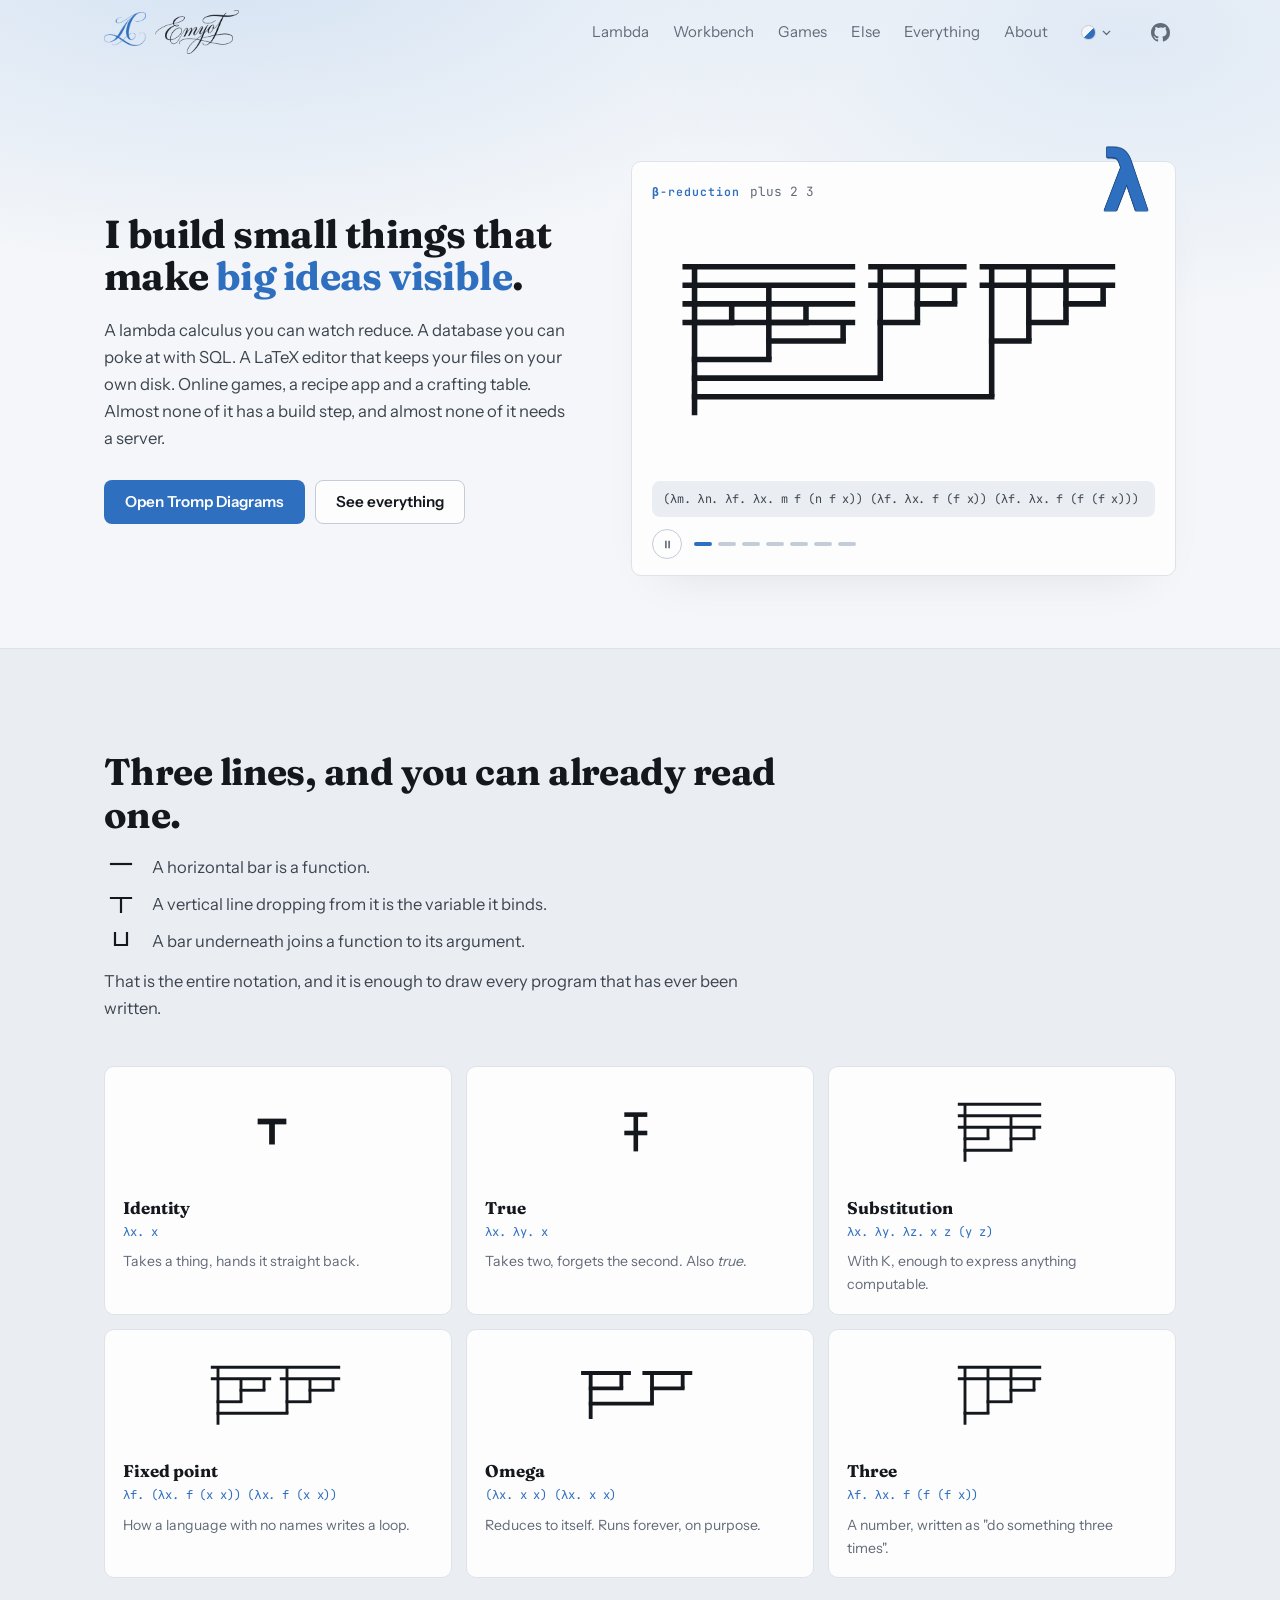
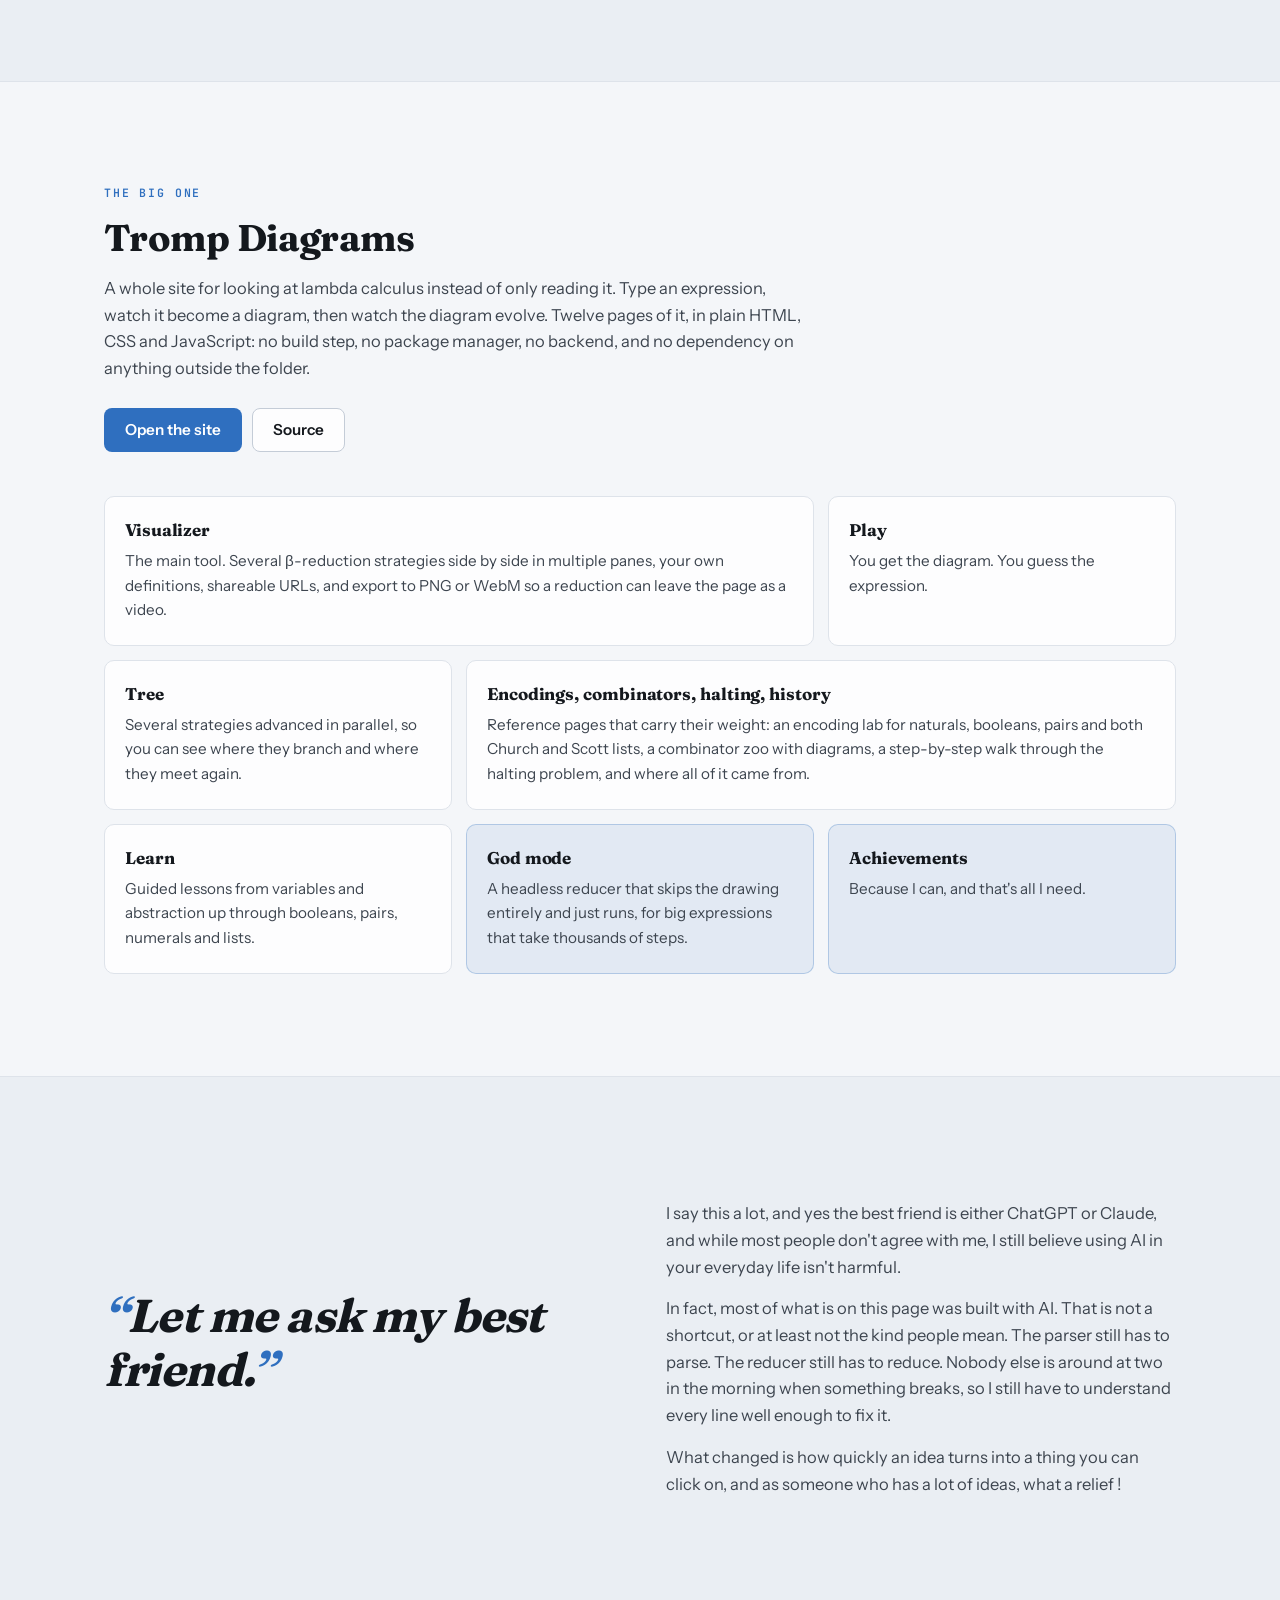
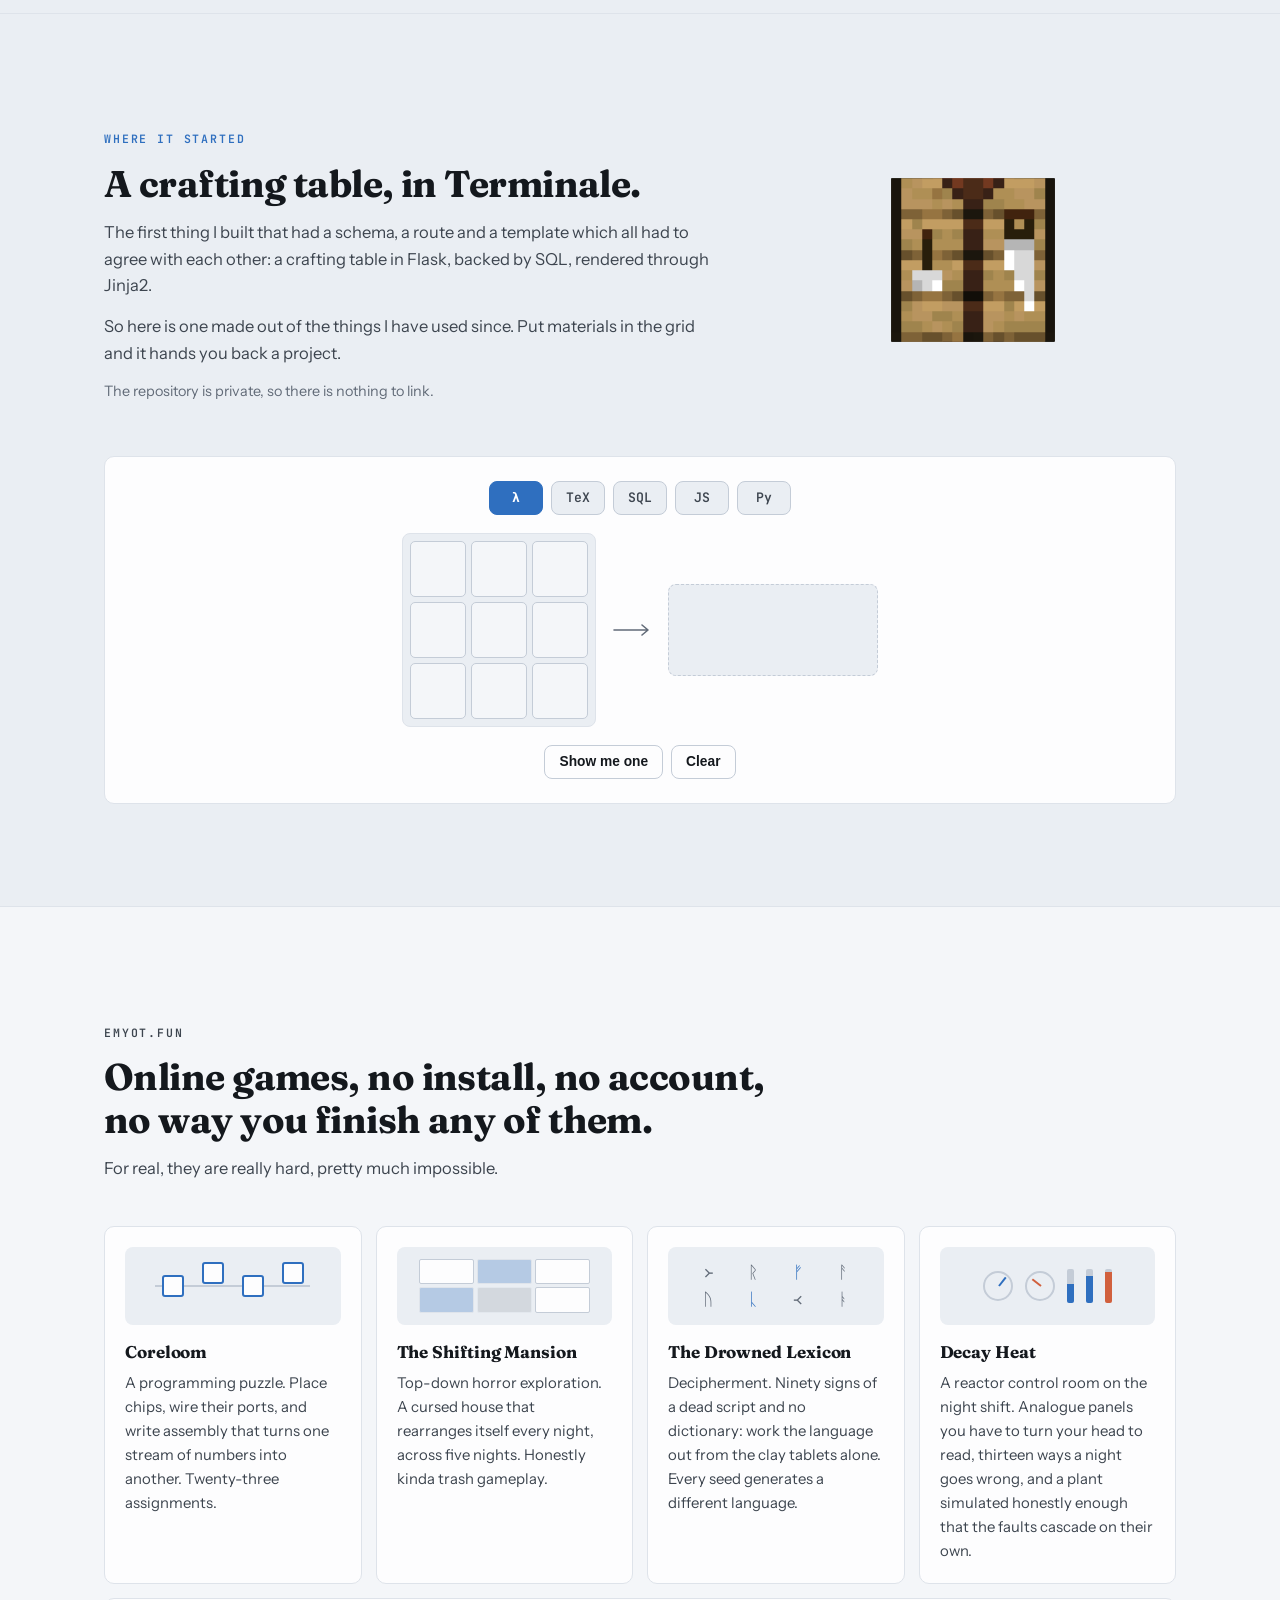
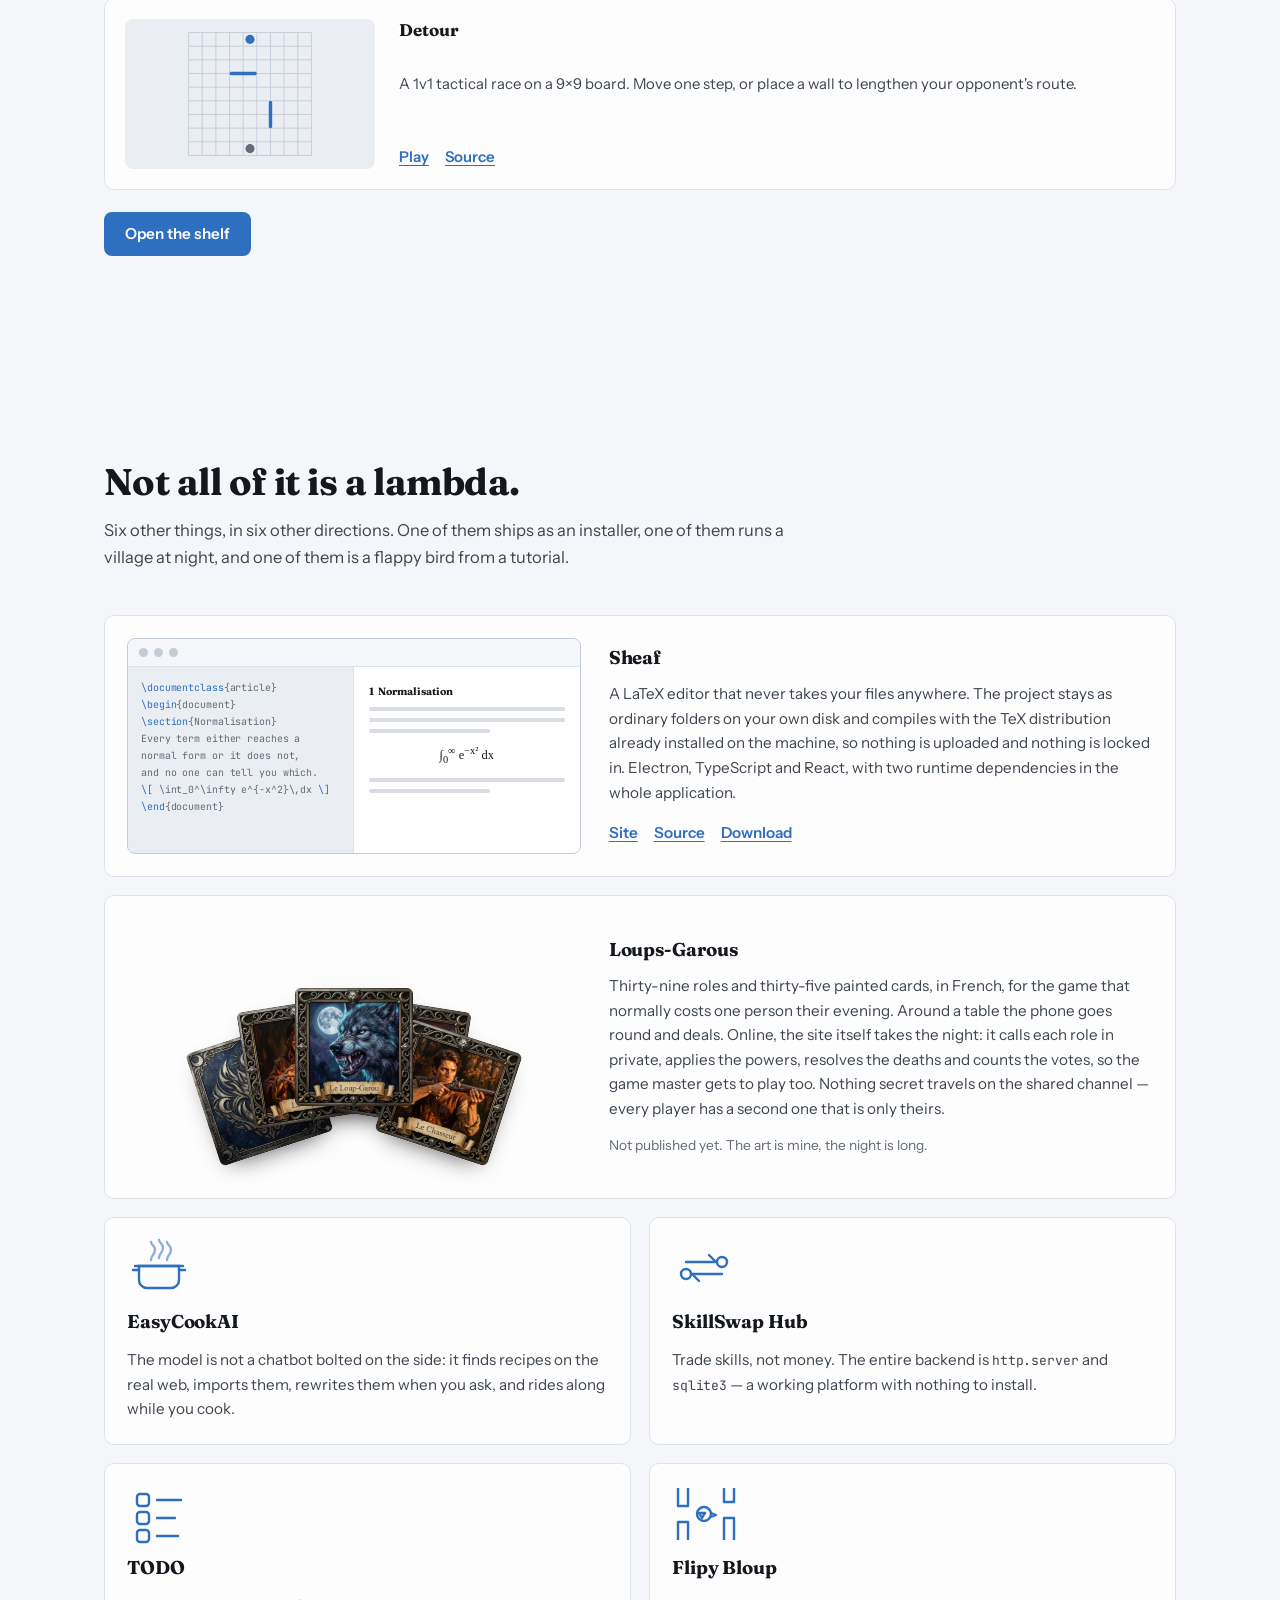
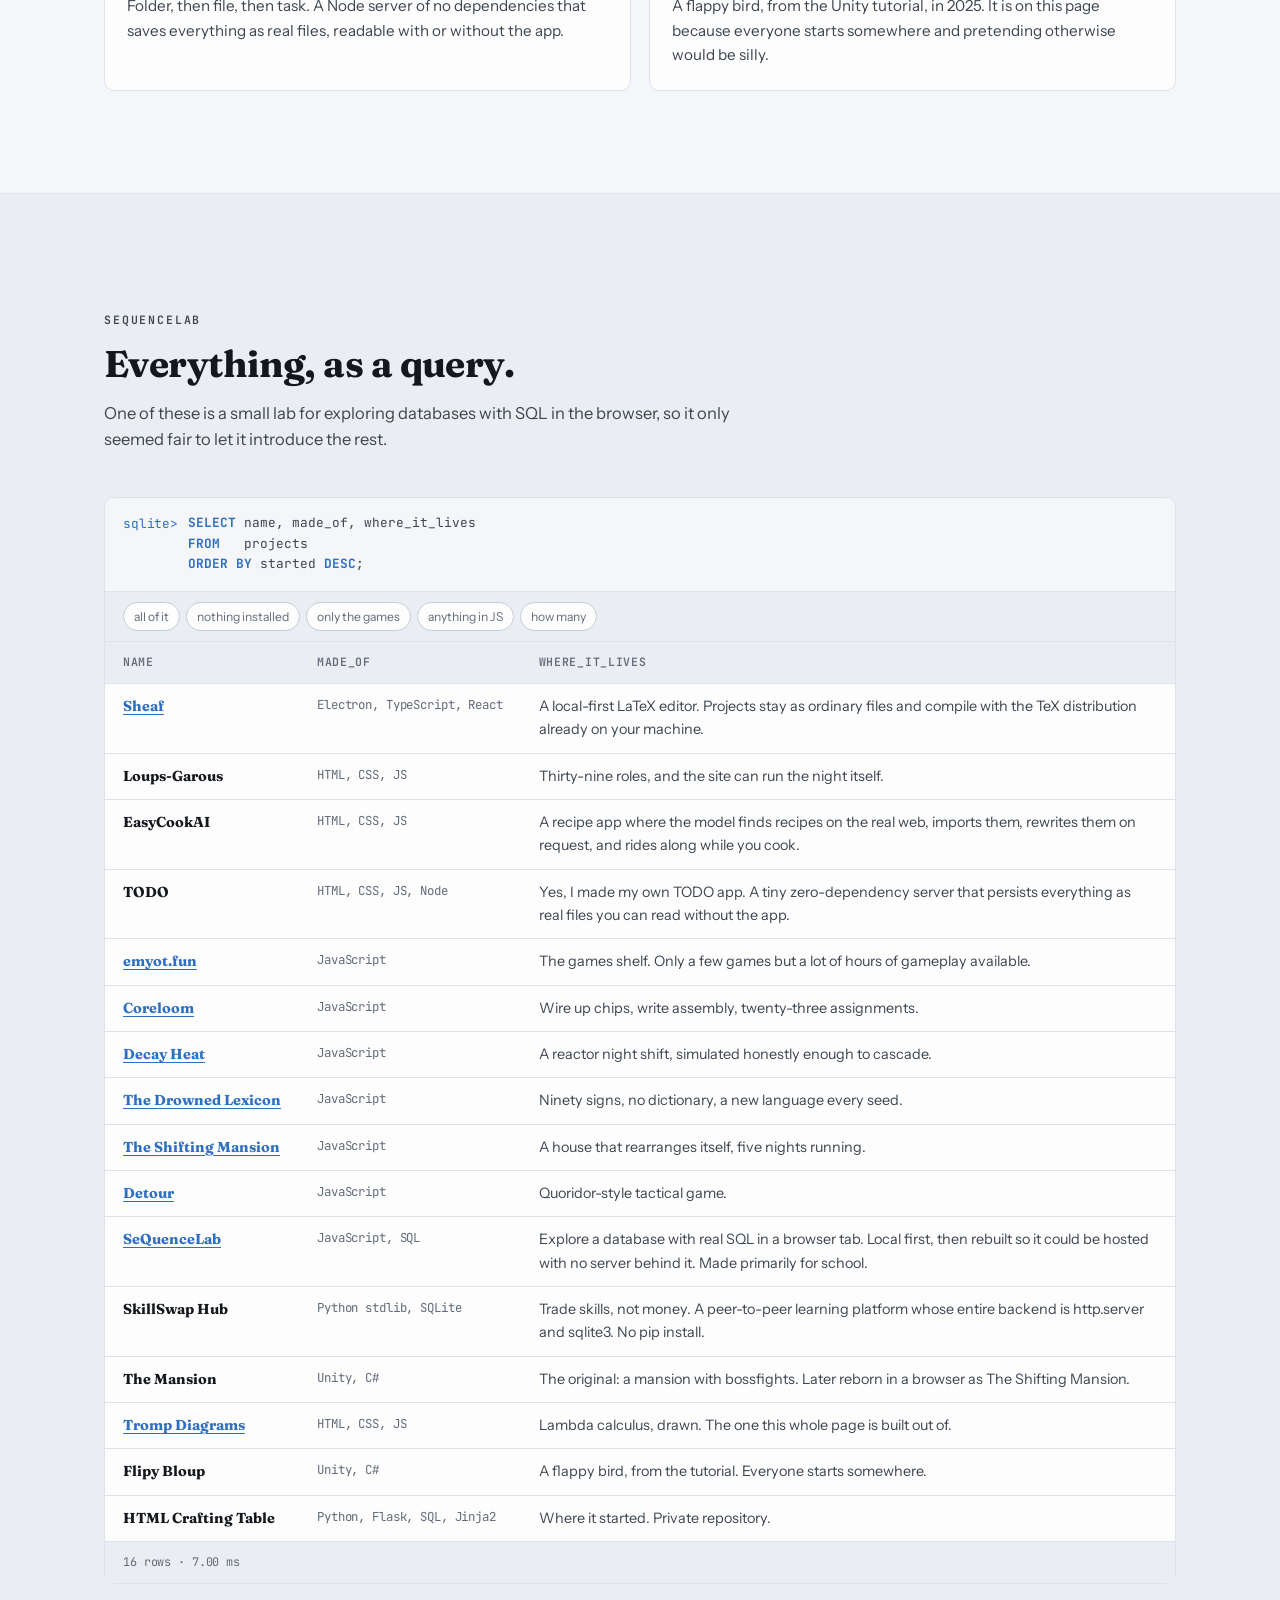
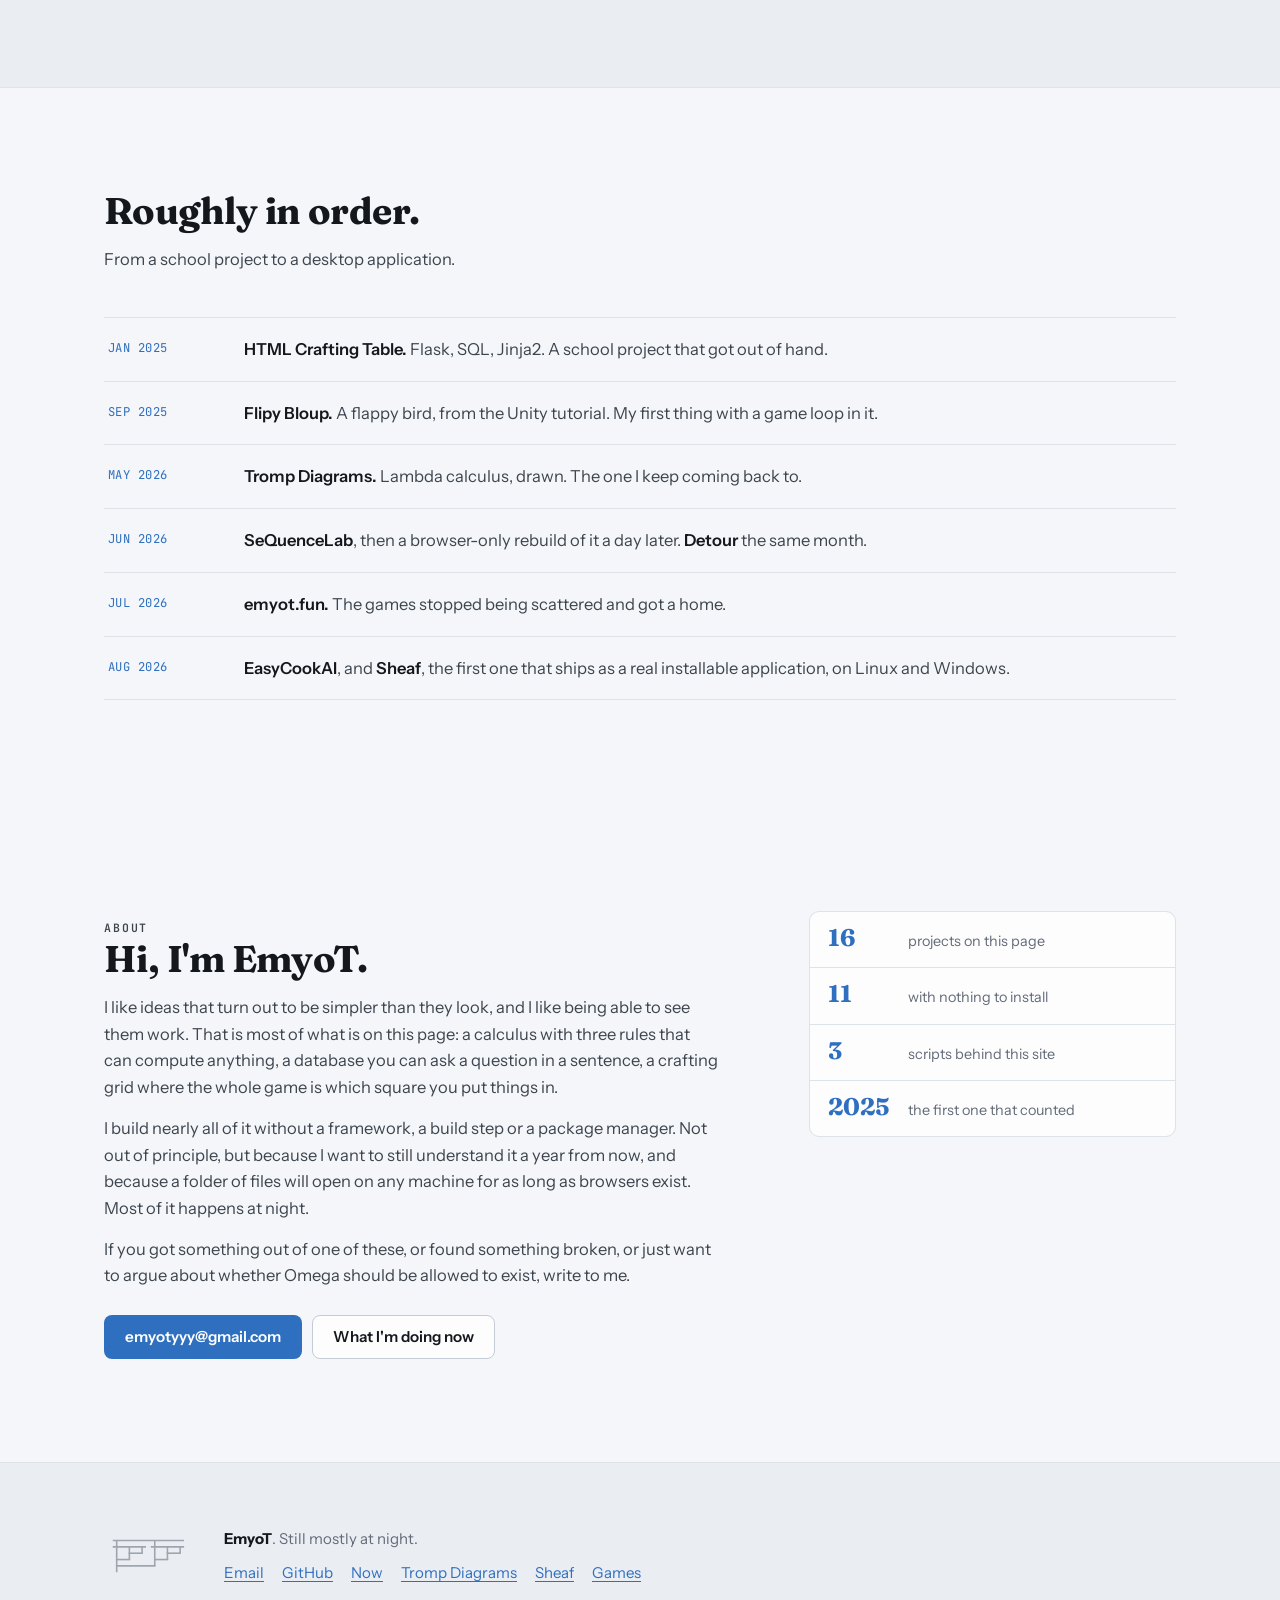
<file: index.html>
<!doctype html>
<html lang="en">
  <head>
    <meta charset="utf-8" />
    <meta name="viewport" content="width=device-width, initial-scale=1" />
    <title>EmyoT</title>
    <meta
      name="description"
      content="Lambda calculus you can watch reduce, a LaTeX editor, a SQL lab, four browser games and a crafting table. Mostly with no dependencies and no build step."
    />
    <meta name="color-scheme" content="light dark" />
    <link rel="canonical" href="https://emyotyyy.github.io/" />
    <meta name="author" content="EmyoT" />

    <!-- What the link looks like when it is pasted somewhere. The image is a
         real 1200x630 file rather than a scaled favicon, because every one of
         these places crops and compresses whatever it is given. -->
    <meta property="og:type" content="website" />
    <meta property="og:site_name" content="EmyoT" />
    <meta property="og:url" content="https://emyotyyy.github.io/" />
    <meta property="og:title" content="EmyoT — I build small things that make big ideas visible" />
    <meta
      property="og:description"
      content="Lambda calculus you can watch reduce, a LaTeX editor, a SQL lab, four browser games and a crafting table. Mostly with no dependencies and no build step."
    />
    <meta property="og:image" content="https://emyotyyy.github.io/assets/og.png" />
    <meta property="og:image:width" content="1200" />
    <meta property="og:image:height" content="630" />
    <meta property="og:image:alt" content="A lambda term drawn as a Tromp diagram, signed EmyoT." />
    <meta property="og:locale" content="en" />

    <meta name="twitter:card" content="summary_large_image" />
    <meta name="twitter:title" content="EmyoT — I build small things that make big ideas visible" />
    <meta
      name="twitter:description"
      content="Lambda calculus you can watch reduce, a LaTeX editor, a SQL lab, four browser games and a crafting table."
    />
    <meta name="twitter:image" content="https://emyotyyy.github.io/assets/og.png" />
    <link rel="icon" href="data:image/svg+xml,%3Csvg xmlns='http://www.w3.org/2000/svg' viewBox='0 0 32 32'%3E%3Ctext x='50%25' y='54%25' dominant-baseline='middle' text-anchor='middle' font-size='28' font-family='serif' fill='%237aa2f7'%3E%CE%BB%3C/text%3E%3C/svg%3E" />

    <link rel="preload" href="fonts/fraunces-latin-wght-normal.woff2" as="font" type="font/woff2" crossorigin />
    <link rel="preload" href="fonts/instrument-sans-latin-wght-normal.woff2" as="font" type="font/woff2" crossorigin />
    <link rel="stylesheet" href="styles.css" />

    <script>
      // Reveals are opt-in from script, so the page is fully readable with no
      // JavaScript at all rather than being a column of invisible sections.
      document.documentElement.classList.add('js-reveal')

      // Before first paint, or the page shows one theme and then swaps.
      try {
        var saved = localStorage.getItem('emyot-theme')
        if (saved && saved !== 'system') {
          document.documentElement.setAttribute('data-theme', saved)
        }
      } catch (e) {}
    </script>
  </head>

  <body>
    <a class="skip" href="#main">Skip to content</a>

    <header class="nav" id="nav">
      <div class="wrap nav__inner">
        <a class="nav__brand" href="#top">
          <span class="nav__lambda" aria-hidden="true"></span>
          <span class="nav__wordmark" role="img" aria-label="EmyoT"></span>
        </a>
        <nav class="nav__links">
          <a href="#tromp">Lambda</a>
          <a href="#workbench">Workbench</a>
          <a href="#games">Games</a>
          <a href="#elsewhere">Else</a>
          <a href="#index">Everything</a>
          <a href="#about">About</a>
          <div class="theme" id="theme">
            <button
              class="theme__button"
              id="theme-button"
              type="button"
              aria-haspopup="true"
              aria-expanded="false"
              aria-label="Colour theme"
            >
              <span class="theme__dot" aria-hidden="true"></span>
              <svg viewBox="0 0 16 16" aria-hidden="true" focusable="false">
                <path d="M4 6.5 8 10.5 12 6.5" fill="none" stroke="currentColor" stroke-width="1.5"
                  stroke-linecap="round" stroke-linejoin="round" />
              </svg>
            </button>
            <div class="theme__menu" id="theme-menu" role="menu" hidden>
              <button type="button" role="menuitemradio" data-theme-value="system" aria-checked="true">
                <span class="theme__swatch theme__swatch--system" aria-hidden="true"></span>System
              </button>
              <button type="button" role="menuitemradio" data-theme-value="light" aria-checked="false">
                <span class="theme__swatch theme__swatch--light" aria-hidden="true"></span>Light
              </button>
              <button type="button" role="menuitemradio" data-theme-value="dark" aria-checked="false">
                <span class="theme__swatch theme__swatch--dark" aria-hidden="true"></span>Dark
              </button>
              <button type="button" role="menuitemradio" data-theme-value="cream" aria-checked="false">
                <span class="theme__swatch theme__swatch--cream" aria-hidden="true"></span>Cream
              </button>
            </div>
          </div>

          <a class="nav__icon" href="https://github.com/EmyoTyyy" rel="noopener" aria-label="GitHub">
            <svg viewBox="0 0 16 16" aria-hidden="true" focusable="false">
              <path
                fill="currentColor"
                d="M8 0C3.58 0 0 3.58 0 8c0 3.54 2.29 6.53 5.47 7.59.4.07.55-.17.55-.38 0-.19-.01-.82-.01-1.49-2.01.37-2.53-.49-2.69-.94-.09-.23-.48-.94-.82-1.13-.28-.15-.68-.52-.01-.53.63-.01 1.08.58 1.23.82.72 1.21 1.87.87 2.33.66.07-.52.28-.87.51-1.07-1.78-.2-3.64-.89-3.64-3.95 0-.87.31-1.59.82-2.15-.08-.2-.36-1.02.08-2.12 0 0 .67-.21 2.2.82a7.4 7.4 0 0 1 2-.27c.68 0 1.36.09 2 .27 1.53-1.04 2.2-.82 2.2-.82.44 1.1.16 1.92.08 2.12.51.56.82 1.27.82 2.15 0 3.07-1.87 3.75-3.65 3.95.29.25.54.73.54 1.48 0 1.07-.01 1.93-.01 2.2 0 .21.15.46.55.38A8.01 8.01 0 0 0 16 8c0-4.42-3.58-8-8-8z"
              />
            </svg>
          </a>
        </nav>
      </div>
    </header>

    <main id="main">
      <!-- ─────────────────────────────────────────────── hero ── -->
      <section class="hero" id="top">
        <div class="wrap">
          <div class="hero__text">
            <h1>I build small things that make <span class="hl">big ideas visible</span>.</h1>
            <p class="lede">
              A lambda calculus you can watch reduce. A database you can poke at with SQL. A LaTeX
              editor that keeps your files on your own disk. Online games, a recipe app and a crafting
              table. Almost none of it has a build step, and almost none of it needs a server.
            </p>
            <div class="hero__actions">
              <a class="button button--primary" href="https://emyotyyy.github.io/tromp_diagrams/" rel="noopener">
                Open Tromp Diagrams
              </a>
              <a class="button button--ghost" href="#index">See everything</a>
            </div>
          </div>

          <!-- The centrepiece: a real reduction, drawn by the real layout code. -->
          <figure class="stage" id="stage">
            <div class="lam3d" aria-hidden="true">
              <div class="lam3d__spin"><span style="--d: 0">&#955;</span><span style="--d: 1">&#955;</span><span style="--d: 2">&#955;</span><span style="--d: 3">&#955;</span><span style="--d: 4">&#955;</span><span style="--d: 5">&#955;</span><span style="--d: 6">&#955;</span><span style="--d: 7">&#955;</span><span style="--d: 8">&#955;</span><span style="--d: 9">&#955;</span><span style="--d: 10">&#955;</span><span style="--d: 11">&#955;</span><span style="--d: 12">&#955;</span><span style="--d: 13">&#955;</span><span style="--d: 14">&#955;</span><span style="--d: 15">&#955;</span><span style="--d: 16">&#955;</span><span style="--d: 17">&#955;</span></div>
            </div>

            <figcaption class="stage__head">
              <span class="stage__label">&#946;-reduction</span>
              <span class="stage__title">plus 2 3</span>
            </figcaption>

            <div class="stage__frame">
              <svg class="stage__svg" id="reduction" aria-hidden="true" focusable="false"></svg>
              <noscript>
                <p class="stage__fallback">
                  The diagram animates with JavaScript on. The whole of Tromp Diagrams works the
                  same way: no build step, no backend, just a page.
                </p>
              </noscript>
            </div>

            <p class="stage__term mono" id="term">&#955;m n f x. m f (n f x)</p>

            <div class="stage__controls">
              <button class="stage__play" id="play" type="button" aria-label="Pause the reduction">
                <svg viewBox="0 0 16 16" aria-hidden="true"><path d="M5 3.5h2v9H5z M9 3.5h2v9H9z" /></svg>
              </button>
              <ol class="stage__steps" id="steps"></ol>
            </div>
          </figure>
        </div>
      </section>

      <!-- ────────────────────────────────────────── vocabulary ── -->
      <section class="section vocab" id="vocab">
        <div class="wrap">
          <div class="section__head" data-reveal>
            <h2>Three lines, and you can already read one.</h2>
            <ol class="rules">
              <li><span class="rules__mark"><svg viewBox="0 0 26 22" fill="none" stroke="currentColor" stroke-width="2.2" stroke-linecap="square" aria-hidden="true" focusable="false"><path d="M3 8H23"/></svg></span><span>A horizontal bar is a function.</span></li>
              <li><span class="rules__mark"><svg viewBox="0 0 26 22" fill="none" stroke="currentColor" stroke-width="2.2" stroke-linecap="square" aria-hidden="true" focusable="false"><path d="M3 5H23 M13 5V19"/></svg></span><span>A vertical line dropping from it is the variable it binds.</span></li>
              <li><span class="rules__mark"><svg viewBox="0 0 26 22" fill="none" stroke="currentColor" stroke-width="2.2" stroke-linecap="square" aria-hidden="true" focusable="false"><path d="M7 3V15 M19 3V15 M7 15H19"/></svg></span><span>A bar underneath joins a function to its argument.</span></li>
            </ol>
            <p class="rules__close">
              That is the entire notation, and it is enough to draw every program that has ever
              been written.
            </p>
          </div>

          <ul class="vocab__grid">
            <li class="vocab__item" data-reveal style="--i: 0">
              <div class="vocab__art"><svg viewBox="0 0 72 64" fill="none" stroke="currentColor" stroke-width="4" aria-hidden="true" focusable="false"><line x1="24" y1="24" x2="40" y2="24" stroke-linecap="square"/><line x1="32" y1="24" x2="32" y2="40" stroke-linecap="butt"/></svg></div>
              <h3>Identity</h3>
              <p class="mono">&#955;x. x</p>
              <p class="vocab__note">Takes a thing, hands it straight back.</p>
            </li>
            <li class="vocab__item" data-reveal style="--i: 1">
              <div class="vocab__art"><svg viewBox="0 0 72 80" fill="none" stroke="currentColor" stroke-width="4" aria-hidden="true" focusable="false"><line x1="24" y1="24" x2="40" y2="24" stroke-linecap="square"/><line x1="24" y1="40" x2="40" y2="40" stroke-linecap="square"/><line x1="32" y1="24" x2="32" y2="56" stroke-linecap="butt"/></svg></div>
              <h3>True</h3>
              <p class="mono">&#955;x. &#955;y. x</p>
              <p class="vocab__note">Takes two, forgets the second. Also <em>true</em>.</p>
            </li>
            <li class="vocab__item" data-reveal style="--i: 2">
              <div class="vocab__art"><svg viewBox="0 0 168 128" fill="none" stroke="currentColor" stroke-width="4" aria-hidden="true" focusable="false"><line x1="24" y1="24" x2="136" y2="24" stroke-linecap="square"/><line x1="24" y1="40" x2="136" y2="40" stroke-linecap="square"/><line x1="24" y1="56" x2="136" y2="56" stroke-linecap="square"/><line x1="32" y1="88" x2="96" y2="88" stroke-linecap="square"/><line x1="32" y1="72" x2="64" y2="72" stroke-linecap="square"/><line x1="96" y1="72" x2="128" y2="72" stroke-linecap="square"/><line x1="32" y1="24" x2="32" y2="104" stroke-linecap="butt"/><line x1="64" y1="56" x2="64" y2="72" stroke-linecap="butt"/><line x1="96" y1="40" x2="96" y2="88" stroke-linecap="butt"/><line x1="128" y1="56" x2="128" y2="72" stroke-linecap="butt"/></svg></div>
              <h3>Substitution</h3>
              <p class="mono">&#955;x. &#955;y. &#955;z. x z (y z)</p>
              <p class="vocab__note">With K, enough to express anything computable.</p>
            </li>
            <li class="vocab__item" data-reveal style="--i: 3">
              <div class="vocab__art"><svg viewBox="0 0 232 128" fill="none" stroke="currentColor" stroke-width="4" aria-hidden="true" focusable="false"><line x1="24" y1="24" x2="200" y2="24" stroke-linecap="square"/><line x1="32" y1="88" x2="128" y2="88" stroke-linecap="square"/><line x1="24" y1="40" x2="104" y2="40" stroke-linecap="square"/><line x1="32" y1="72" x2="64" y2="72" stroke-linecap="square"/><line x1="64" y1="56" x2="96" y2="56" stroke-linecap="square"/><line x1="120" y1="40" x2="200" y2="40" stroke-linecap="square"/><line x1="128" y1="72" x2="160" y2="72" stroke-linecap="square"/><line x1="160" y1="56" x2="192" y2="56" stroke-linecap="square"/><line x1="32" y1="24" x2="32" y2="104" stroke-linecap="butt"/><line x1="64" y1="40" x2="64" y2="72" stroke-linecap="butt"/><line x1="96" y1="40" x2="96" y2="56" stroke-linecap="butt"/><line x1="128" y1="24" x2="128" y2="88" stroke-linecap="butt"/><line x1="160" y1="40" x2="160" y2="72" stroke-linecap="butt"/><line x1="192" y1="40" x2="192" y2="56" stroke-linecap="butt"/></svg></div>
              <h3>Fixed point</h3>
              <p class="mono">&#955;f. (&#955;x. f (x x)) (&#955;x. f (x x))</p>
              <p class="vocab__note">How a language with no names writes a loop.</p>
            </li>
            <li class="vocab__item" data-reveal style="--i: 4">
              <div class="vocab__art"><svg viewBox="0 0 168 96" fill="none" stroke="currentColor" stroke-width="4" aria-hidden="true" focusable="false"><line x1="32" y1="56" x2="96" y2="56" stroke-linecap="square"/><line x1="24" y1="24" x2="72" y2="24" stroke-linecap="square"/><line x1="32" y1="40" x2="64" y2="40" stroke-linecap="square"/><line x1="88" y1="24" x2="136" y2="24" stroke-linecap="square"/><line x1="96" y1="40" x2="128" y2="40" stroke-linecap="square"/><line x1="32" y1="24" x2="32" y2="72" stroke-linecap="butt"/><line x1="64" y1="24" x2="64" y2="40" stroke-linecap="butt"/><line x1="96" y1="24" x2="96" y2="56" stroke-linecap="butt"/><line x1="128" y1="24" x2="128" y2="40" stroke-linecap="butt"/></svg></div>
              <h3>Omega</h3>
              <p class="mono">(&#955;x. x x) (&#955;x. x x)</p>
              <p class="vocab__note">Reduces to itself. Runs forever, on purpose.</p>
            </li>
            <li class="vocab__item" data-reveal style="--i: 5">
              <div class="vocab__art"><svg viewBox="0 0 168 128" fill="none" stroke="currentColor" stroke-width="4" aria-hidden="true" focusable="false"><line x1="24" y1="24" x2="136" y2="24" stroke-linecap="square"/><line x1="24" y1="40" x2="136" y2="40" stroke-linecap="square"/><line x1="32" y1="88" x2="64" y2="88" stroke-linecap="square"/><line x1="64" y1="72" x2="96" y2="72" stroke-linecap="square"/><line x1="96" y1="56" x2="128" y2="56" stroke-linecap="square"/><line x1="32" y1="24" x2="32" y2="104" stroke-linecap="butt"/><line x1="64" y1="24" x2="64" y2="88" stroke-linecap="butt"/><line x1="96" y1="24" x2="96" y2="72" stroke-linecap="butt"/><line x1="128" y1="40" x2="128" y2="56" stroke-linecap="butt"/></svg></div>
              <h3>Three</h3>
              <p class="mono">&#955;f. &#955;x. f (f (f x))</p>
              <p class="vocab__note">A number, written as "do something three times".</p>
            </li>
          </ul>
        </div>
      </section>

      <!-- ─────────────────────────────────────────── the big one ── -->
      <section class="section feature" id="tromp">
        <div class="wrap">
          <div class="feature__head" data-reveal>
            <p class="eyebrow">The big one</p>
            <h2>Tromp Diagrams</h2>
            <p class="feature__lede">
              A whole site for looking at lambda calculus instead of only reading it. Type an
              expression, watch it become a diagram, then watch the diagram evolve. Twelve pages of
              it, in plain HTML, CSS and JavaScript: no build step, no package manager, no backend,
              and no dependency on anything outside the folder.
            </p>
            <div class="feature__actions">
              <a class="button button--primary" href="https://emyotyyy.github.io/tromp_diagrams/" rel="noopener">
                Open the site
              </a>
              <a class="button button--ghost" href="https://github.com/EmyoTyyy/tromp_diagrams" rel="noopener">
                Source
              </a>
            </div>
          </div>

          <div class="feature__grid">
            <article class="tile tile--wide" data-reveal style="--i: 0">
              <h3>Visualizer</h3>
              <p>
                The main tool. Several &#946;-reduction strategies side by side in multiple panes,
                your own definitions, shareable URLs, and export to PNG or WebM so a reduction can
                leave the page as a video.
              </p>
            </article>
            <article class="tile" data-reveal style="--i: 1">
              <h3>Play</h3>
              <p>You get the diagram. You guess the expression.</p>
            </article>
            <article class="tile" data-reveal style="--i: 2">
              <h3>Tree</h3>
              <p>
                Several strategies advanced in parallel, so you can see where they branch and where
                they meet again.
              </p>
            </article>
            <article class="tile tile--wide" data-reveal style="--i: 3">
              <h3>Encodings, combinators, halting, history</h3>
              <p>
                Reference pages that carry their weight: an encoding lab for naturals, booleans,
                pairs and both Church and Scott lists, a combinator zoo with diagrams, a
                step-by-step walk through the halting problem, and where all of it came from.
              </p>
            </article>
            <article class="tile" data-reveal style="--i: 4">
              <h3>Learn</h3>
              <p>
                Guided lessons from variables and abstraction up through booleans, pairs, numerals
                and lists.
              </p>
            </article>
            <article class="tile tile--tinted" data-reveal style="--i: 5">
              <h3>God mode</h3>
              <p>
                A headless reducer that skips the drawing entirely and just runs, for big 
                expressions that take thousands of steps.
              </p>
            </article>
            <article class="tile tile--tinted" data-reveal style="--i: 6">
              <h3>Achievements</h3>
              <p>
                Because I can, and that's all I need.
              </p>
            </article>
          </div>
        </div>
      </section>

      <!-- ───────────────────────────────────────────── the quote ── -->
      <section class="quote" data-reveal>
        <div class="wrap">
          <blockquote>
            <p>Let me ask my best friend.</p>
          </blockquote>
          <div class="quote__body">
            <p>
              I say this a lot, and yes the best friend is either ChatGPT or Claude, and while most
              people don't agree with me, I still believe using AI in your everyday life isn't harmful.
            </p>
            <p>
              In fact, most of what is on this page was built with AI. That is not a shortcut, or at
              least not the kind people mean. The parser still has to parse. The reducer still has 
              to reduce. Nobody else is around at two in the morning when something breaks, so I still 
              have to understand every line well enough to fix it.
            </p>
            <p>
              What changed is how quickly an idea turns into a thing you can click on, and as someone 
              who has a lot of ideas, what a relief !
            </p>
          </div>
        </div>
      </section>

      <!-- ────────────────────────────────────────── the workbench ── -->
      <section class="section bench-section" id="workbench">
        <div class="wrap">
          <div class="bench__layout">
            <div class="bench__intro" data-reveal>
              <p class="eyebrow">Where it started</p>
              <h2>A crafting table, in Terminale.</h2>
              <p>
                The first thing I built that had a schema, a route and a template which all had to
                agree with each other: a crafting table in Flask, backed by SQL, rendered through
                Jinja2.
              </p>
              <p>
                So here is one made out of the things I have used since. Put materials in the grid
                and it hands you back a project.
              </p>
              <p class="bench__meta">
                The repository is private, so there is nothing to link.
              </p>
            </div>

            <div class="bench__table" aria-hidden="true">
              <div class="cube">
                <div class="cube__face cube__face--top"></div>
                <div class="cube__face cube__face--bottom"></div>
                <div class="cube__face cube__face--front"></div>
                <div class="cube__face cube__face--back"></div>
                <div class="cube__face cube__face--left"></div>
                <div class="cube__face cube__face--right"></div>
              </div>
            </div>
          </div>

          <div class="bench" id="bench-ui" data-reveal>
            <div class="bench__palette" role="group" aria-label="Materials">
              <button class="bench__item" type="button" data-item="lam" aria-pressed="true">&#955;</button>
              <button class="bench__item" type="button" data-item="tex" aria-pressed="false">TeX</button>
              <button class="bench__item" type="button" data-item="sql" aria-pressed="false">SQL</button>
              <button class="bench__item" type="button" data-item="js" aria-pressed="false">JS</button>
              <button class="bench__item" type="button" data-item="py" aria-pressed="false">Py</button>
            </div>

            <div class="bench__craft">
              <div class="bench__grid" id="bench" role="group" aria-label="Crafting grid">
                <button class="bench__cell" type="button"></button>
                <button class="bench__cell" type="button"></button>
                <button class="bench__cell" type="button"></button>
                <button class="bench__cell" type="button"></button>
                <button class="bench__cell" type="button"></button>
                <button class="bench__cell" type="button"></button>
                <button class="bench__cell" type="button"></button>
                <button class="bench__cell" type="button"></button>
                <button class="bench__cell" type="button"></button>
              </div>

              <div class="bench__arrow" aria-hidden="true">
                <svg viewBox="0 0 40 16" fill="none" stroke="currentColor" stroke-width="1.6">
                  <path d="M2 8h34 M30 3l6 5-6 5" stroke-linecap="round" stroke-linejoin="round" />
                </svg>
              </div>

              <div class="bench__out" id="bench-out" aria-live="polite" aria-label="Nothing yet"></div>
            </div>

            <div class="bench__actions">
              <button class="button button--ghost button--small" type="button" id="bench-hint">
                Show me one
              </button>
              <button class="button button--ghost button--small" type="button" id="bench-clear">
                Clear
              </button>
            </div>
          </div>
        </div>
      </section>

      <!-- ────────────────────────────────────────────────── games ── -->
      <section class="section games" id="games">
        <div class="wrap">
          <div class="section__head" data-reveal>
            <p class="eyebrow">emyot.fun</p>
            <h2>Online games, no install, no account, no way you finish any of them.</h2>
            <p>
              For real, they are really hard, pretty much impossible.
            </p>
          </div>

          <div class="games__grid">
            <article class="game" data-reveal style="--i: 0">
              <div class="game__art game__art--coreloom" aria-hidden="true">
                <span></span><span></span><span></span><span></span>
              </div>
              <h3>Coreloom</h3>
              <p>
                A programming puzzle. Place chips, wire their ports, and write assembly that turns
                one stream of numbers into another. Twenty-three assignments.
              </p>
            </article>

            <article class="game" data-reveal style="--i: 1">
              <div class="game__art game__art--mansion" aria-hidden="true">
                <span></span><span></span><span></span><span></span><span></span><span></span>
              </div>
              <h3>The Shifting Mansion</h3>
              <p>
                Top-down horror exploration. A cursed house that rearranges itself every night,
                across five nights. Honestly kinda trash gameplay.
              </p>
            </article>

            <article class="game" data-reveal style="--i: 2">
              <div class="game__art game__art--lexicon" aria-hidden="true">
                <span>&#5787;</span><span>&#5809;</span><span>&#5792;</span><span>&#5800;</span>
                <span>&#5794;</span><span>&#5811;</span><span>&#5788;</span><span>&#5805;</span>
              </div>
              <h3>The Drowned Lexicon</h3>
              <p>
                Decipherment. Ninety signs of a dead script and no dictionary: work the language out
                from the clay tablets alone. Every seed generates a different language.
              </p>
            </article>

            <article class="game" data-reveal style="--i: 3">
              <div class="game__art game__art--reactor" aria-hidden="true">
                <span class="dial"><i></i></span><span class="dial"><i></i></span>
                <span class="bar"></span><span class="bar"></span><span class="bar"></span>
              </div>
              <h3>Decay Heat</h3>
              <p>
                A reactor control room on the night shift. Analogue panels you have to turn your
                head to read, thirteen ways a night goes wrong, and a plant simulated honestly
                enough that the faults cascade on their own.
              </p>
            </article>

            <article class="game game--wide" data-reveal style="--i: 4">
              <div class="game__art game__art--detour"><svg class="board" viewBox="0 0 116 116" aria-hidden="true" focusable="false"><path class="board__grid" d="M4 4V112 M16 4V112 M28 4V112 M40 4V112 M52 4V112 M64 4V112 M76 4V112 M88 4V112 M100 4V112 M112 4V112 M4 4H112 M4 16H112 M4 28H112 M4 40H112 M4 52H112 M4 64H112 M4 76H112 M4 88H112 M4 100H112 M4 112H112"/><rect class="board__wall" x="40" y="38.5" width="24" height="3" rx="1.5"/><rect class="board__wall" x="74.5" y="64" width="3" height="24" rx="1.5"/><circle class="board__pawn" cx="58" cy="10" r="4"/><circle class="board__pawn board__pawn--b" cx="58" cy="106" r="4"/></svg></div>
              <h3>Detour</h3>
              <p>
                A 1v1 tactical race on a 9&#215;9 board. Move one step, or place a wall to lengthen
                your opponent's route.
              </p>
              <p class="project__links">
                <a href="https://emyotyyy.github.io/detour/" rel="noopener">Play</a>
                <a href="https://github.com/EmyoTyyy/detour" rel="noopener">Source</a>
              </p>
            </article>
          </div>

          <p class="games__cta" data-reveal>
            <a class="button button--primary" href="https://emyotyyy.github.io/emyot.fun/" rel="noopener">
              Open the shelf
            </a>
          </p>
        </div>
      </section>

      <!-- ─────────────────────────────────────────── everything else ── -->
      <section class="section shelf" id="elsewhere">
        <div class="wrap">
          <div class="section__head" data-reveal>
            <h2>Not all of it is a lambda.</h2>
            <p>
              Six other things, in six other directions. One of them ships as an installer, one
              of them runs a village at night, and one of them is a flappy bird from a tutorial.
            </p>
          </div>

          <div class="shelf__grid">
            <!-- Sheaf: source on the left, a compiled page on the right, which
                 is the whole point of the application in one picture. -->
            <article class="shelf__card shelf__card--wide" data-reveal style="--i: 0">
              <div class="editor" aria-hidden="true">
                <div class="editor__bar"><span></span><span></span><span></span></div>
                <div class="editor__panes">
                  <pre class="editor__src mono"><span class="tex-cmd">\documentclass</span>{article}
<span class="tex-cmd">\begin</span>{document}
<span class="tex-cmd">\section</span>{Normalisation}
Every term either reaches a
normal form or it does not,
and no one can tell you which.
<span class="tex-cmd">\[</span> \int_0^\infty e^{-x^2}\,dx <span class="tex-cmd">\]</span>
<span class="tex-cmd">\end</span>{document}</pre>
                  <div class="editor__pdf">
                    <span class="editor__sweep"></span>
                    <span class="editor__h">1&nbsp;&nbsp;Normalisation</span>
                    <span class="editor__line"></span>
                    <span class="editor__line"></span>
                    <span class="editor__line editor__line--short"></span>
                    <span class="editor__formula">
                      &#8747;<sub>0</sub><sup>&#8734;</sup>&nbsp;e<sup>&#8722;x&#178;</sup>&nbsp;dx
                    </span>
                    <span class="editor__line"></span>
                    <span class="editor__line editor__line--short"></span>
                  </div>
                </div>
              </div>
              <div class="shelf__text">
                <h3>Sheaf</h3>
                <p>
                  A LaTeX editor that never takes your files anywhere. The project stays as
                  ordinary folders on your own disk and compiles with the TeX distribution
                  already installed on the machine, so nothing is uploaded and nothing is
                  locked in. Electron, TypeScript and React, with two runtime dependencies in
                  the whole application.
                </p>
                <p class="project__links">
                  <a href="https://emyotyyy.github.io/sheaf/" rel="noopener">Site</a>
                  <a href="https://github.com/EmyoTyyy/sheaf" rel="noopener">Source</a>
                  <a href="https://github.com/EmyoTyyy/sheaf/releases/latest" rel="noopener">Download</a>
                </p>
              </div>
            </article>

            <!-- Loups-Garous: the real cards from the project, fanned. -->
            <article class="shelf__card shelf__card--wide shelf__card--flip" data-reveal style="--i: 1">
              <div class="fan" aria-hidden="true">
                <img class="fan__card" style="--i: -2; --a: 2" src="assets/lg-verso.webp" alt="" width="320" height="320" loading="lazy" decoding="async" />
                <img class="fan__card" style="--i: -1; --a: 1" src="assets/lg-voyante.webp" alt="" width="320" height="320" loading="lazy" decoding="async" />
                <img class="fan__card" style="--i: 0; --a: 0" src="assets/lg-loup-garou.webp" alt="" width="320" height="320" loading="lazy" decoding="async" />
                <img class="fan__card" style="--i: 1; --a: 1" src="assets/lg-sorciere-du-crepuscule.webp" alt="" width="320" height="320" loading="lazy" decoding="async" />
                <img class="fan__card" style="--i: 2; --a: 2" src="assets/lg-chasseur.webp" alt="" width="320" height="320" loading="lazy" decoding="async" />
              </div>
              <div class="shelf__text">
                <h3>Loups-Garous</h3>
                <p>
                  Thirty-nine roles and thirty-five painted cards, in French, for the game that
                  normally costs one person their evening. Around a table the phone goes round
                  and deals. Online, the site itself takes the night: it calls each role in
                  private, applies the powers, resolves the deaths and counts the votes, so the
                  game master gets to play too. Nothing secret travels on the shared channel —
                  every player has a second one that is only theirs.
                </p>
                <p class="shelf__meta">Not published yet. The art is mine, the night is long.</p>
              </div>
            </article>

            <article class="shelf__card" data-reveal style="--i: 2">
              <div class="mark mark--pot" aria-hidden="true">
                <svg viewBox="0 0 64 56" fill="none" stroke="currentColor" stroke-width="2.4" stroke-linecap="round">
                  <path class="steam" d="M24 20c0-5 4-5 4-10s-4-5-4-8" />
                  <path class="steam" d="M32 18c0-5 4-5 4-10s-4-5-4-8" />
                  <path class="steam" d="M40 20c0-5 4-5 4-10s-4-5-4-8" />
                  <path d="M12 26h40v14a8 8 0 0 1-8 8H20a8 8 0 0 1-8-8z" />
                  <path d="M8 26h48M52 30h6M12 30H6" />
                </svg>
              </div>
              <h3>EasyCookAI</h3>
              <p>
                The model is not a chatbot bolted on the side: it finds recipes on the real web,
                imports them, rewrites them when you ask, and rides along while you cook.
              </p>
            </article>

            <article class="shelf__card" data-reveal style="--i: 3">
              <div class="mark mark--swap" aria-hidden="true">
                <svg viewBox="0 0 64 56" fill="none" stroke="currentColor" stroke-width="2.4" stroke-linecap="round" stroke-linejoin="round">
                  <path class="swap-a" d="M14 22h30l-7-7M50 34H20l7 7" />
                  <circle cx="14" cy="34" r="5" />
                  <circle cx="50" cy="22" r="5" />
                </svg>
              </div>
              <h3>SkillSwap Hub</h3>
              <p>
                Trade skills, not money. The entire backend is <span class="mono">http.server</span>
                and <span class="mono">sqlite3</span> — a working platform with nothing to install.
              </p>
            </article>

            <article class="shelf__card" data-reveal style="--i: 4">
              <div class="mark mark--todo" aria-hidden="true">
                <svg viewBox="0 0 64 56" fill="none" stroke="currentColor" stroke-width="2.4" stroke-linecap="round" stroke-linejoin="round">
                  <rect x="10" y="8" width="12" height="12" rx="3" />
                  <path d="M30 14h24" />
                  <rect x="10" y="26" width="12" height="12" rx="3" />
                  <path d="M30 32h18" />
                  <rect x="10" y="44" width="12" height="12" rx="3" />
                  <path d="M30 50h21" />
                  <path class="tick" d="M12.5 14.5l3 3 6-6.5" />
                </svg>
              </div>
              <h3>TODO</h3>
              <p>
                Folder, then file, then task. A Node server of no dependencies that saves
                everything as real files, readable with or without the app.
              </p>
            </article>

            <article class="shelf__card" data-reveal style="--i: 5">
              <div class="mark mark--bird" aria-hidden="true">
                <svg viewBox="0 0 64 56" fill="none" stroke="currentColor" stroke-width="2.4" stroke-linejoin="round">
                  <path d="M6 2v18h10V2M6 54V36h10v18" />
                  <path d="M52 2v14h10V2M52 54V32h10v22" />
                  <g class="bird">
                    <circle cx="32" cy="28" r="7" />
                    <path d="M39 27l5 2-5 2" />
                    <path d="M27 27h6l-3 5z" />
                  </g>
                </svg>
              </div>
              <h3>Flipy Bloup</h3>
              <p>
                A flappy bird, from the Unity tutorial, in 2025. It is on this page because
                everyone starts somewhere and pretending otherwise would be silly.
              </p>
            </article>
          </div>
        </div>
      </section>

      <!-- ──────────────────────────────────────────── the index ── -->
      <section class="section index" id="index">
        <div class="wrap">
          <div class="section__head" data-reveal>
            <p class="eyebrow">SeQuenceLab</p>
            <h2>Everything, as a query.</h2>
            <p>
              One of these is a small lab for exploring databases with SQL in the browser, so it
              only seemed fair to let it introduce the rest.
            </p>
          </div>

          <div class="query" data-reveal>
            <div class="query__console">
              <span class="query__prompt mono" aria-hidden="true">sqlite&gt;</span>
              <div class="query__editor">
                <pre class="query__paint mono" id="sql-paint" aria-hidden="true"></pre>
                <textarea
                  class="query__input mono"
                  id="sql"
                  rows="3"
                  spellcheck="false"
                  autocapitalize="off"
                  autocorrect="off"
                  autocomplete="off"
                  aria-label="SQL query, runs as you type"
                >SELECT name, made_of, where_it_lives
FROM   projects
ORDER BY started DESC;</textarea>
              </div>
            </div>

            <div class="query__chips" role="group" aria-label="Example queries">
              <button type="button" data-sql="SELECT name, made_of, where_it_lives&#10;FROM   projects&#10;ORDER BY started DESC;">all of it</button>
              <button type="button" data-sql="SELECT name, made_of&#10;FROM   projects&#10;WHERE  deps = 0;">nothing installed</button>
              <button type="button" data-sql="SELECT name, started, where_it_lives&#10;FROM   projects&#10;WHERE  kind = 'game'&#10;ORDER BY started;">only the games</button>
              <button type="button" data-sql="SELECT * FROM projects&#10;WHERE made_of LIKE '%JS%' OR made_of LIKE '%JavaScript%'&#10;ORDER BY started DESC LIMIT 5;">anything in JS</button>
              <button type="button" data-sql="SELECT count(*) FROM projects;">how many</button>
            </div>

            <div class="query__scroll">
              <!-- These rows are the answer to the query above, written out so
                   the index still reads with JavaScript off. With it on, the
                   console replaces them on every keystroke. -->
              <table class="query__table">
                <thead id="sql-head">
                  <tr>
                    <th>name</th>
                    <th>made_of</th>
                    <th>where_it_lives</th>
                  </tr>
                </thead>
                <tbody id="sql-body">
                  <tr>
                    <td><a href="https://emyotyyy.github.io/sheaf/" rel="noopener">Sheaf</a></td>
                    <td class="mono">Electron, TypeScript, React</td>
                    <td>A local-first LaTeX editor. Projects stay as ordinary files and compile with the TeX distribution already on your machine.</td>
                  </tr>
                  <tr>
                    <td>Loups-Garous</td>
                    <td class="mono">HTML, CSS, JS</td>
                    <td>Thirty-nine roles, and the site can run the night itself.</td>
                  </tr>
                  <tr>
                    <td>EasyCookAI</td>
                    <td class="mono">HTML, CSS, JS</td>
                    <td>A recipe app where the model finds recipes on the real web, imports them, rewrites them on request, and rides along while you cook.</td>
                  </tr>
                  <tr>
                    <td>TODO</td>
                    <td class="mono">HTML, CSS, JS, Node</td>
                    <td>Yes, I made my own TODO app. A tiny zero-dependency server that persists everything as real files you can read without the app.</td>
                  </tr>
                  <tr>
                    <td><a href="https://emyotyyy.github.io/emyot.fun/" rel="noopener">emyot.fun</a></td>
                    <td class="mono">JavaScript</td>
                    <td>The games shelf. Only a few games but a lot of hours of gameplay available.</td>
                  </tr>
                  <tr>
                    <td><a href="https://emyotyyy.github.io/emyot.fun/#coreloom" rel="noopener">Coreloom</a></td>
                    <td class="mono">JavaScript</td>
                    <td>Wire up chips, write assembly, twenty-three assignments.</td>
                  </tr>
                  <tr>
                    <td><a href="https://emyotyyy.github.io/emyot.fun/#decay-heat" rel="noopener">Decay Heat</a></td>
                    <td class="mono">JavaScript</td>
                    <td>A reactor night shift, simulated honestly enough to cascade.</td>
                  </tr>
                  <tr>
                    <td><a href="https://emyotyyy.github.io/emyot.fun/#drowned-lexicon" rel="noopener">The Drowned Lexicon</a></td>
                    <td class="mono">JavaScript</td>
                    <td>Ninety signs, no dictionary, a new language every seed.</td>
                  </tr>
                  <tr>
                    <td><a href="https://emyotyyy.github.io/emyot.fun/#shifting-mansion" rel="noopener">The Shifting Mansion</a></td>
                    <td class="mono">JavaScript</td>
                    <td>A house that rearranges itself, five nights running.</td>
                  </tr>
                  <tr>
                    <td><a href="https://emyotyyy.github.io/detour/" rel="noopener">Detour</a></td>
                    <td class="mono">JavaScript</td>
                    <td>Quoridor-style tactical game.</td>
                  </tr>
                  <tr>
                    <td><a href="https://emyotyyy.github.io/sequencelab-js/" rel="noopener">SeQuenceLab</a></td>
                    <td class="mono">JavaScript, SQL</td>
                    <td>Explore a database with real SQL in a browser tab. Local first, then rebuilt so it could be hosted with no server behind it. Made primarily for school.</td>
                  </tr>
                  <tr>
                    <td>SkillSwap Hub</td>
                    <td class="mono">Python stdlib, SQLite</td>
                    <td>Trade skills, not money. A peer-to-peer learning platform whose entire backend is http.server and sqlite3. No pip install.</td>
                  </tr>
                  <tr>
                    <td>The Mansion</td>
                    <td class="mono">Unity, C#</td>
                    <td>The original: a mansion with bossfights. Later reborn in a browser as The Shifting Mansion.</td>
                  </tr>
                  <tr>
                    <td><a href="https://emyotyyy.github.io/tromp_diagrams/" rel="noopener">Tromp Diagrams</a></td>
                    <td class="mono">HTML, CSS, JS</td>
                    <td>Lambda calculus, drawn. The one this whole page is built out of.</td>
                  </tr>
                  <tr>
                    <td>Flipy Bloup</td>
                    <td class="mono">Unity, C#</td>
                    <td>A flappy bird, from the tutorial. Everyone starts somewhere.</td>
                  </tr>
                  <tr>
                    <td>HTML Crafting Table</td>
                    <td class="mono">Python, Flask, SQL, Jinja2</td>
                    <td>Where it started. Private repository.</td>
                  </tr>
                </tbody>
              </table>
            </div>

            <p class="query__note mono" id="sql-note">16 rows &#183; nothing installed in eleven of them</p>
          </div>
        </div>
      </section>

      <!-- ────────────────────────────────────────────── timeline ── -->
      <section class="section timeline" id="timeline">
        <div class="wrap">
          <div class="section__head" data-reveal>
            <h2>Roughly in order.</h2>
            <p>From a school project to a desktop application.</p>
          </div>

          <ol class="timeline__list">
            <li data-reveal style="--i: 0">
              <span class="timeline__when mono">Jan 2025</span>
              <span class="timeline__what"><strong>HTML Crafting Table.</strong> Flask, SQL, Jinja2. A school project that got out of hand.</span>
            </li>
            <li data-reveal style="--i: 1">
              <span class="timeline__when mono">Sep 2025</span>
              <span class="timeline__what"><strong>Flipy Bloup.</strong> A flappy bird, from the Unity tutorial. My first thing with a game loop in it.</span>
            </li>
            <li data-reveal style="--i: 2">
              <span class="timeline__when mono">May 2026</span>
              <span class="timeline__what"><strong>Tromp Diagrams.</strong> Lambda calculus, drawn. The one I keep coming back to.</span>
            </li>
            <li data-reveal style="--i: 3">
              <span class="timeline__when mono">Jun 2026</span>
              <span class="timeline__what"><strong>SeQuenceLab</strong>, then a browser-only rebuild of it a day later. <strong>Detour</strong> the same month.</span>
            </li>
            <li data-reveal style="--i: 4">
              <span class="timeline__when mono">Jul 2026</span>
              <span class="timeline__what"><strong>emyot.fun.</strong> The games stopped being scattered and got a home.</span>
            </li>
            <li data-reveal style="--i: 5">
              <span class="timeline__when mono">Aug 2026</span>
              <span class="timeline__what"><strong>EasyCookAI</strong>, and <strong>Sheaf</strong>, the first one that ships as a real installable application, on Linux and Windows.</span>
            </li>
          </ol>
        </div>
      </section>
      <!-- ─────────────────────────────────────────────────── about ── -->
      <section class="section about" id="about">
        <div class="wrap about__layout">
          <div class="about__text" data-reveal>
            <p class="eyebrow">About</p>
            <h2>Hi, I'm EmyoT.</h2>
            <p>
              I like ideas that turn out to be simpler than they look, and I like being able to
              see them work. That is most of what is on this page: a calculus with three rules
              that can compute anything, a database you can ask a question in a sentence, a
              crafting grid where the whole game is which square you put things in.
            </p>
            <p>
              I build nearly all of it without a framework, a build step or a package manager.
              Not out of principle, but because I want to still understand it a year from now,
              and because a folder of files will open on any machine for as long as browsers
              exist. Most of it happens at night.
            </p>
            <p>
              If you got something out of one of these, or found something broken, or just want
              to argue about whether Omega should be allowed to exist, write to me.
            </p>

            <div class="about__actions">
              <a class="button button--primary" href="mailto:emyotyyy@gmail.com">
                emyotyyy@gmail.com
              </a>
              <a class="button button--ghost" href="now/">What I'm doing now</a>
            </div>
          </div>

          <!-- The first two are what the query above actually returns. -->
          <ul class="about__stats" data-reveal>
            <li><strong>16</strong><span>projects on this page</span></li>
            <li><strong>11</strong><span>with nothing to install</span></li>
            <li><strong>3</strong><span>scripts behind this site</span></li>
            <li><strong>2025</strong><span>the first one that counted</span></li>
          </ul>
        </div>
      </section>
    </main>

    <footer class="footer">
      <div class="wrap">
        <div class="footer__mark" aria-hidden="true"><svg viewBox="0 0 232 128" fill="none" stroke="currentColor" stroke-width="4" aria-hidden="true" focusable="false"><line x1="24" y1="24" x2="200" y2="24" stroke-linecap="square"/><line x1="32" y1="88" x2="128" y2="88" stroke-linecap="square"/><line x1="24" y1="40" x2="104" y2="40" stroke-linecap="square"/><line x1="32" y1="72" x2="64" y2="72" stroke-linecap="square"/><line x1="64" y1="56" x2="96" y2="56" stroke-linecap="square"/><line x1="120" y1="40" x2="200" y2="40" stroke-linecap="square"/><line x1="128" y1="72" x2="160" y2="72" stroke-linecap="square"/><line x1="160" y1="56" x2="192" y2="56" stroke-linecap="square"/><line x1="32" y1="24" x2="32" y2="104" stroke-linecap="butt"/><line x1="64" y1="40" x2="64" y2="72" stroke-linecap="butt"/><line x1="96" y1="40" x2="96" y2="56" stroke-linecap="butt"/><line x1="128" y1="24" x2="128" y2="88" stroke-linecap="butt"/><line x1="160" y1="40" x2="160" y2="72" stroke-linecap="butt"/><line x1="192" y1="40" x2="192" y2="56" stroke-linecap="butt"/></svg></div>
        <div class="footer__text">
          <p><strong>EmyoT</strong>. Still mostly at night.</p>
          <nav>
            <a href="mailto:emyotyyy@gmail.com">Email</a>
            <a href="https://github.com/EmyoTyyy" rel="noopener">GitHub</a>
            <a href="now/">Now</a>
            <a href="https://emyotyyy.github.io/tromp_diagrams/" rel="noopener">Tromp Diagrams</a>
            <a href="https://emyotyyy.github.io/sheaf/" rel="noopener">Sheaf</a>
            <a href="https://emyotyyy.github.io/emyot.fun/" rel="noopener">Games</a>
          </nav>
        </div>
      </div>
    </footer>

    <script src="reduction.js"></script>
    <script src="recipes.js"></script>
    <script src="projects.js"></script>
    <script src="sql.js"></script>
    <script src="site.js"></script>
  </body>
</html>
</file>
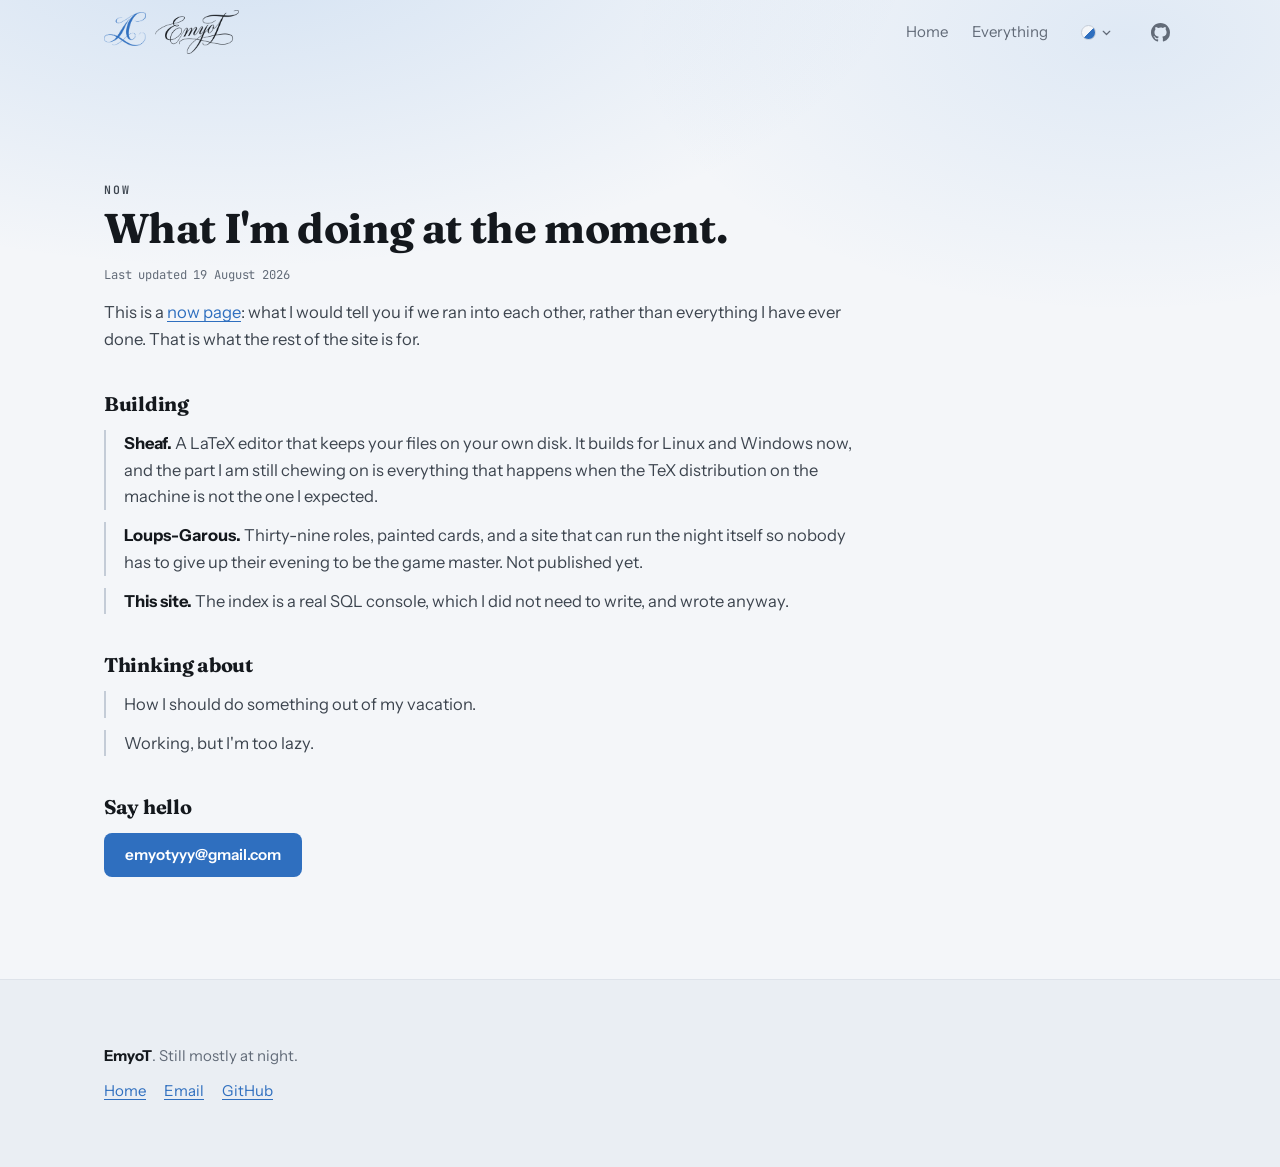
<file: now/index.html>
<!doctype html>
<html lang="en">
  <head>
    <meta charset="utf-8" />
    <meta name="viewport" content="width=device-width, initial-scale=1" />
    <title>Now — EmyoT</title>
    <meta
      name="description"
      content="What EmyoT is working on at the moment: a LaTeX editor, a werewolf table, and a lambda calculus site that will not leave him alone."
    />
    <meta name="color-scheme" content="light dark" />
    <link rel="canonical" href="https://emyotyyy.github.io/now/" />
    <meta property="og:type" content="article" />
    <meta property="og:site_name" content="EmyoT" />
    <meta property="og:url" content="https://emyotyyy.github.io/now/" />
    <meta property="og:title" content="Now — EmyoT" />
    <meta property="og:description" content="What I am working on at the moment." />
    <meta property="og:image" content="https://emyotyyy.github.io/assets/og.png" />
    <meta name="twitter:card" content="summary_large_image" />
    <meta name="twitter:image" content="https://emyotyyy.github.io/assets/og.png" />
    <link rel="icon" href="data:image/svg+xml,%3Csvg xmlns='http://www.w3.org/2000/svg' viewBox='0 0 32 32'%3E%3Ctext x='50%25' y='54%25' dominant-baseline='middle' text-anchor='middle' font-size='28' font-family='serif' fill='%237aa2f7'%3E%CE%BB%3C/text%3E%3C/svg%3E" />

    <link rel="preload" href="../fonts/fraunces-latin-wght-normal.woff2" as="font" type="font/woff2" crossorigin />
    <link rel="preload" href="../fonts/instrument-sans-latin-wght-normal.woff2" as="font" type="font/woff2" crossorigin />
    <link rel="stylesheet" href="../styles.css" />

    <script>
      try {
        var saved = localStorage.getItem('emyot-theme')
        if (saved && saved !== 'system') {
          document.documentElement.setAttribute('data-theme', saved)
        }
      } catch (e) {}
    </script>
  </head>

  <body>
    <a class="skip" href="#main">Skip to content</a>

    <header class="nav" id="nav">
      <div class="wrap nav__inner">
        <a class="nav__brand" href="../">
          <span class="nav__lambda" aria-hidden="true"></span>
          <span class="nav__wordmark" role="img" aria-label="EmyoT"></span>
        </a>
        <nav class="nav__links">
          <a href="../">Home</a>
          <a href="../#index">Everything</a>
          <div class="theme" id="theme">
            <button
              class="theme__button"
              id="theme-button"
              type="button"
              aria-haspopup="true"
              aria-expanded="false"
              aria-label="Colour theme"
            >
              <span class="theme__dot" aria-hidden="true"></span>
              <svg viewBox="0 0 16 16" aria-hidden="true" focusable="false">
                <path d="M4 6.5 8 10.5 12 6.5" fill="none" stroke="currentColor" stroke-width="1.5"
                  stroke-linecap="round" stroke-linejoin="round" />
              </svg>
            </button>
            <div class="theme__menu" id="theme-menu" role="menu" hidden>
              <button type="button" role="menuitemradio" data-theme-value="system" aria-checked="true">
                <span class="theme__swatch theme__swatch--system" aria-hidden="true"></span>System
              </button>
              <button type="button" role="menuitemradio" data-theme-value="light" aria-checked="false">
                <span class="theme__swatch theme__swatch--light" aria-hidden="true"></span>Light
              </button>
              <button type="button" role="menuitemradio" data-theme-value="dark" aria-checked="false">
                <span class="theme__swatch theme__swatch--dark" aria-hidden="true"></span>Dark
              </button>
              <button type="button" role="menuitemradio" data-theme-value="cream" aria-checked="false">
                <span class="theme__swatch theme__swatch--cream" aria-hidden="true"></span>Cream
              </button>
            </div>
          </div>

          <a class="nav__icon" href="https://github.com/EmyoTyyy" rel="noopener" aria-label="GitHub">
            <svg viewBox="0 0 16 16" aria-hidden="true" focusable="false">
              <path
                fill="currentColor"
                d="M8 0C3.58 0 0 3.58 0 8c0 3.54 2.29 6.53 5.47 7.59.4.07.55-.17.55-.38 0-.19-.01-.82-.01-1.49-2.01.37-2.53-.49-2.69-.94-.09-.23-.48-.94-.82-1.13-.28-.15-.68-.52-.01-.53.63-.01 1.08.58 1.23.82.72 1.21 1.87.87 2.33.66.07-.52.28-.87.51-1.07-1.78-.2-3.64-.89-3.64-3.95 0-.87.31-1.59.82-2.15-.08-.2-.36-1.02.08-2.12 0 0 .67-.21 2.2.82a7.4 7.4 0 0 1 2-.27c.68 0 1.36.09 2 .27 1.53-1.04 2.2-.82 2.2-.82.44 1.1.16 1.92.08 2.12.51.56.82 1.27.82 2.15 0 3.07-1.87 3.75-3.65 3.95.29.25.54.73.54 1.48 0 1.07-.01 1.93-.01 2.2 0 .21.15.46.55.38A8.01 8.01 0 0 0 16 8c0-4.42-3.58-8-8-8z"
              />
            </svg>
          </a>
        </nav>
      </div>
    </header>

    <main id="main">
      <section class="section page">
        <div class="wrap">
          <div class="page__wrap">
            <p class="eyebrow">Now</p>
            <h1>What I'm doing at the moment.</h1>
            <p class="page__stamp mono">Last updated 19 August 2026</p>

            <p class="lede">
              This is a <a href="https://nownownow.com/about" rel="noopener">now page</a>: what I
              would tell you if we ran into each other, rather than everything I have ever done.
              That is what the rest of the site is for.
            </p>

            <h2>Building</h2>
            <ul class="page__list">
              <li>
                <strong>Sheaf.</strong> A LaTeX editor that keeps your files on your own disk. It
                builds for Linux and Windows now, and the part I am still chewing on is everything
                that happens when the TeX distribution on the machine is not the one I expected.
              </li>
              <li>
                <strong>Loups-Garous.</strong> Thirty-nine roles, painted cards, and a site that can
                run the night itself so nobody has to give up their evening to be the game master.
                Not published yet.
              </li>
              <li>
                <strong>This site.</strong> The index is a real SQL console, which I did not need to
                write, and wrote anyway.
              </li>
            </ul>

            <h2>Thinking about</h2>
            <ul class="page__list">
              <li>
                How I should do something out of my vacation.
              </li>
              <li>
                Working, but I'm too lazy.
              </li>
            </ul>

            <h2>Say hello</h2>
            <p>
              <a class="button button--primary" href="mailto:emyotyyy@gmail.com">emyotyyy@gmail.com</a>
            </p>
          </div>
        </div>
      </section>
    </main>

    <footer class="footer">
      <div class="wrap">
        <div class="footer__text">
          <p><strong>EmyoT</strong>. Still mostly at night.</p>
          <nav>
            <a href="../">Home</a>
            <a href="mailto:emyotyyy@gmail.com">Email</a>
            <a href="https://github.com/EmyoTyyy" rel="noopener">GitHub</a>
          </nav>
        </div>
      </div>
    </footer>

    <script src="../site.js"></script>
  </body>
</html>
</file>
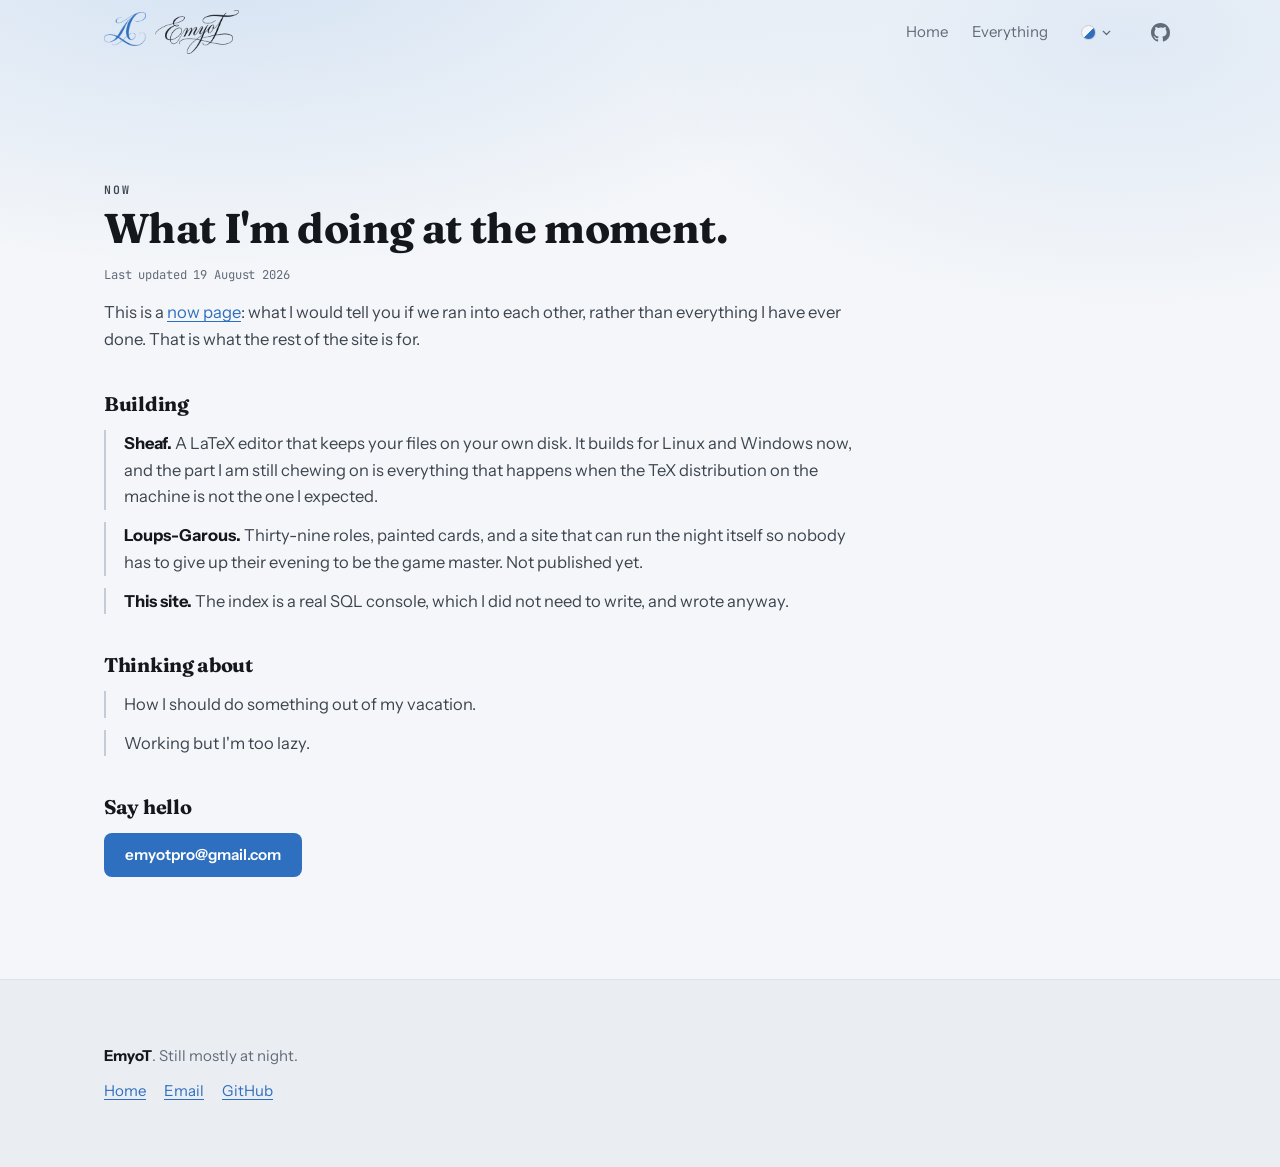
<file: now.html>
<!doctype html>
<html lang="en">
  <head>
    <meta charset="utf-8" />
    <meta name="viewport" content="width=device-width, initial-scale=1" />
    <title>Now — EmyoT</title>
    <meta
      name="description"
      content="What EmyoT is working on at the moment: a LaTeX editor, a werewolf table, and a lambda calculus site that will not leave him alone."
    />
    <meta name="color-scheme" content="light dark" />
    <link rel="canonical" href="https://emyotyyy.github.io/now.html" />
    <meta property="og:type" content="article" />
    <meta property="og:site_name" content="EmyoT" />
    <meta property="og:url" content="https://emyotyyy.github.io/now.html" />
    <meta property="og:title" content="Now — EmyoT" />
    <meta property="og:description" content="What I am working on at the moment." />
    <meta property="og:image" content="https://emyotyyy.github.io/assets/og.png" />
    <meta name="twitter:card" content="summary_large_image" />
    <meta name="twitter:image" content="https://emyotyyy.github.io/assets/og.png" />
    <link rel="icon" href="data:image/svg+xml,%3Csvg xmlns='http://www.w3.org/2000/svg' viewBox='0 0 32 32'%3E%3Ctext x='50%25' y='54%25' dominant-baseline='middle' text-anchor='middle' font-size='28' font-family='serif' fill='%237aa2f7'%3E%CE%BB%3C/text%3E%3C/svg%3E" />

    <link rel="preload" href="fonts/fraunces-latin-wght-normal.woff2" as="font" type="font/woff2" crossorigin />
    <link rel="preload" href="fonts/instrument-sans-latin-wght-normal.woff2" as="font" type="font/woff2" crossorigin />
    <link rel="stylesheet" href="styles.css" />

    <script>
      try {
        var saved = localStorage.getItem('emyot-theme')
        if (saved && saved !== 'system') {
          document.documentElement.setAttribute('data-theme', saved)
        }
      } catch (e) {}
    </script>
  </head>

  <body>
    <a class="skip" href="#main">Skip to content</a>

    <header class="nav" id="nav">
      <div class="wrap nav__inner">
        <a class="nav__brand" href="index.html">
          <span class="nav__lambda" aria-hidden="true"></span>
          <span class="nav__wordmark" role="img" aria-label="EmyoT"></span>
        </a>
        <nav class="nav__links">
          <a href="index.html">Home</a>
          <a href="index.html#index">Everything</a>
          <div class="theme" id="theme">
            <button
              class="theme__button"
              id="theme-button"
              type="button"
              aria-haspopup="true"
              aria-expanded="false"
              aria-label="Colour theme"
            >
              <span class="theme__dot" aria-hidden="true"></span>
              <svg viewBox="0 0 16 16" aria-hidden="true" focusable="false">
                <path d="M4 6.5 8 10.5 12 6.5" fill="none" stroke="currentColor" stroke-width="1.5"
                  stroke-linecap="round" stroke-linejoin="round" />
              </svg>
            </button>
            <div class="theme__menu" id="theme-menu" role="menu" hidden>
              <button type="button" role="menuitemradio" data-theme-value="system" aria-checked="true">
                <span class="theme__swatch theme__swatch--system" aria-hidden="true"></span>System
              </button>
              <button type="button" role="menuitemradio" data-theme-value="light" aria-checked="false">
                <span class="theme__swatch theme__swatch--light" aria-hidden="true"></span>Light
              </button>
              <button type="button" role="menuitemradio" data-theme-value="dark" aria-checked="false">
                <span class="theme__swatch theme__swatch--dark" aria-hidden="true"></span>Dark
              </button>
              <button type="button" role="menuitemradio" data-theme-value="cream" aria-checked="false">
                <span class="theme__swatch theme__swatch--cream" aria-hidden="true"></span>Cream
              </button>
            </div>
          </div>

          <a class="nav__icon" href="https://github.com/EmyoTyyy" rel="noopener" aria-label="GitHub">
            <svg viewBox="0 0 16 16" aria-hidden="true" focusable="false">
              <path
                fill="currentColor"
                d="M8 0C3.58 0 0 3.58 0 8c0 3.54 2.29 6.53 5.47 7.59.4.07.55-.17.55-.38 0-.19-.01-.82-.01-1.49-2.01.37-2.53-.49-2.69-.94-.09-.23-.48-.94-.82-1.13-.28-.15-.68-.52-.01-.53.63-.01 1.08.58 1.23.82.72 1.21 1.87.87 2.33.66.07-.52.28-.87.51-1.07-1.78-.2-3.64-.89-3.64-3.95 0-.87.31-1.59.82-2.15-.08-.2-.36-1.02.08-2.12 0 0 .67-.21 2.2.82a7.4 7.4 0 0 1 2-.27c.68 0 1.36.09 2 .27 1.53-1.04 2.2-.82 2.2-.82.44 1.1.16 1.92.08 2.12.51.56.82 1.27.82 2.15 0 3.07-1.87 3.75-3.65 3.95.29.25.54.73.54 1.48 0 1.07-.01 1.93-.01 2.2 0 .21.15.46.55.38A8.01 8.01 0 0 0 16 8c0-4.42-3.58-8-8-8z"
              />
            </svg>
          </a>
        </nav>
      </div>
    </header>

    <main id="main">
      <section class="section page">
        <div class="wrap">
          <div class="page__wrap">
            <p class="eyebrow">Now</p>
            <h1>What I'm doing at the moment.</h1>
            <p class="page__stamp mono">Last updated 19 August 2026</p>

            <p class="lede">
              This is a <a href="https://nownownow.com/about" rel="noopener">now page</a>: what I
              would tell you if we ran into each other, rather than everything I have ever done.
              That is what the rest of the site is for.
            </p>

            <h2>Building</h2>
            <ul class="page__list">
              <li>
                <strong>Sheaf.</strong> A LaTeX editor that keeps your files on your own disk. It
                builds for Linux and Windows now, and the part I am still chewing on is everything
                that happens when the TeX distribution on the machine is not the one I expected.
              </li>
              <li>
                <strong>Loups-Garous.</strong> Thirty-nine roles, painted cards, and a site that can
                run the night itself so nobody has to give up their evening to be the game master.
                Not published yet.
              </li>
              <li>
                <strong>This site.</strong> The index is a real SQL console, which I did not need to
                write, and wrote anyway.
              </li>
            </ul>

            <h2>Thinking about</h2>
            <ul class="page__list">
              <li>
                How I should do something out of my vacation.
              </li>
              <li>
                Working but I'm too lazy.
              </li>
            </ul>

            <h2>Say hello</h2>
            <p>
              <a class="button button--primary" href="mailto:emyotpro@gmail.com">emyotpro@gmail.com</a>
            </p>
          </div>
        </div>
      </section>
    </main>

    <footer class="footer">
      <div class="wrap">
        <div class="footer__text">
          <p><strong>EmyoT</strong>. Still mostly at night.</p>
          <nav>
            <a href="index.html">Home</a>
            <a href="mailto:emyotpro@gmail.com">Email</a>
            <a href="https://github.com/EmyoTyyy" rel="noopener">GitHub</a>
          </nav>
        </div>
      </div>
    </footer>

    <script src="site.js"></script>
  </body>
</html>
</file>
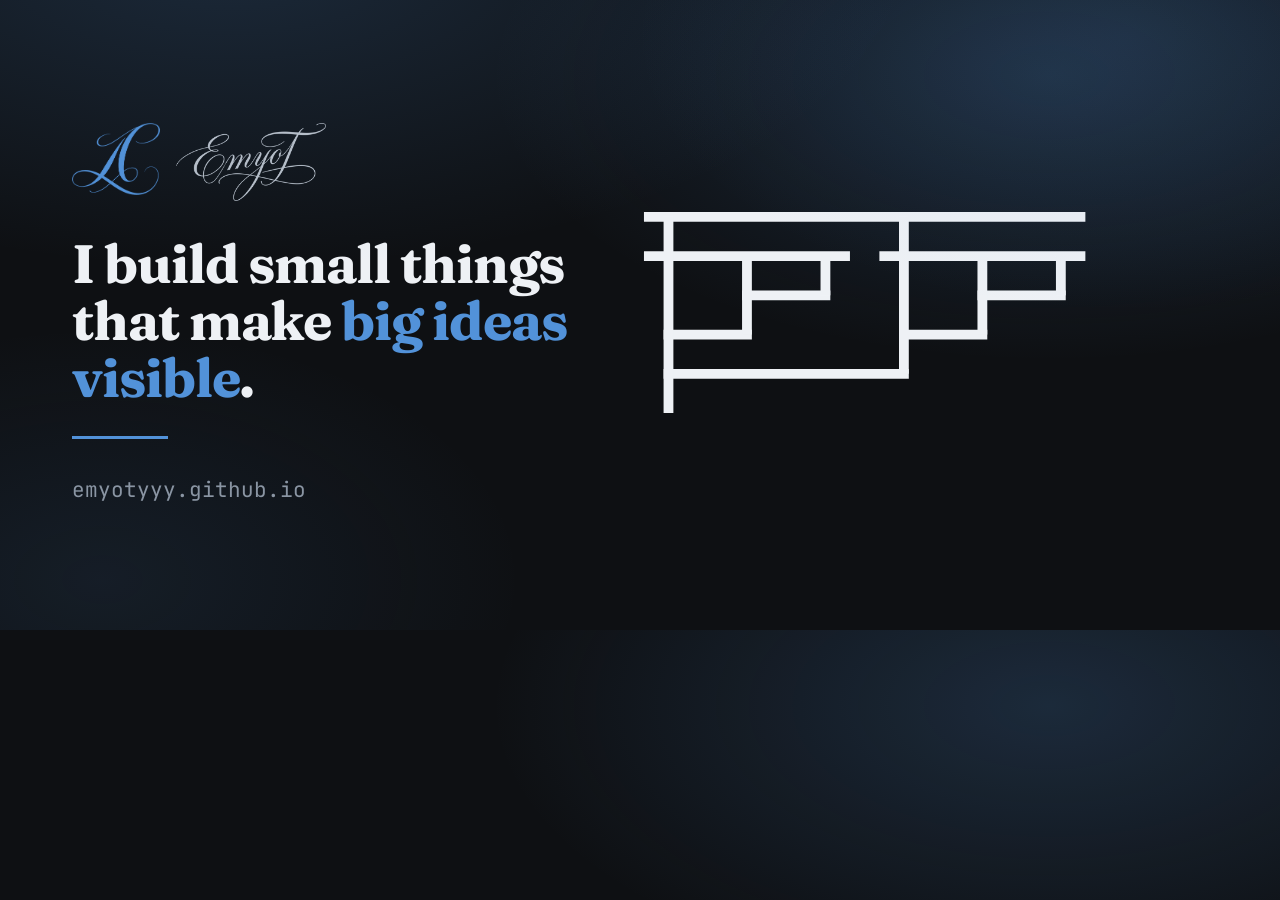
<file: og.html>
<!doctype html>
<html lang="en" data-theme="dark">
  <head>
    <meta charset="utf-8" />
    <!-- The source of assets/og.png. Rendered at 1200x630 and screenshotted;
         kept so the card can be made again when the headline changes. -->
    <meta name="robots" content="noindex" />
    <link rel="stylesheet" href="styles.css" />
    <style>
      html, body { margin: 0; padding: 0; }
      body {
        width: 1200px; height: 630px; overflow: hidden;
        background:
          radial-gradient(900px 460px at 82% 12%, rgba(var(--accent-bright), 0.20), transparent 62%),
          radial-gradient(700px 420px at 8% 92%, rgba(var(--accent-bright), 0.10), transparent 60%),
          var(--page);
        display: grid; grid-template-columns: 1fr 1fr; align-items: center;
        gap: 40px; padding: 64px 72px; box-sizing: border-box;
      }
      .brand { display: flex; align-items: center; gap: 16px; margin-bottom: 34px; }
      .brand .nav__lambda { height: 72px; width: 88.2px; }
      .brand .nav__wordmark { height: 78px; width: 150.1px; }
      h1 {
        margin: 0; font-family: var(--display); font-weight: 700;
        font-size: 54px; line-height: 1.06; letter-spacing: -0.02em; color: var(--text);
      }
      .url {
        margin: 34px 0 0; font-family: var(--mono); font-size: 21px; color: var(--text-dim);
      }
      .art { display: grid; place-items: center; }
      .art svg { width: 112%; height: auto; color: var(--text); }
      .rule { height: 3px; width: 96px; background: var(--accent); margin: 30px 0 0; }
    </style>
  </head>
  <body>
    <div>
      <div class="brand">
        <span class="nav__lambda"></span><span class="nav__wordmark"></span>
      </div>
      <h1>I build small things that make <span class="hl">big ideas visible</span>.</h1>
      <div class="rule"></div>
      <p class="url">emyotyyy.github.io</p>
    </div>
    <div class="art">
      <svg viewBox="0 0 232 128" fill="none" stroke="currentColor" stroke-width="4" aria-hidden="true"><line x1="24" y1="24" x2="200" y2="24" stroke-linecap="square"/><line x1="32" y1="88" x2="128" y2="88" stroke-linecap="square"/><line x1="24" y1="40" x2="104" y2="40" stroke-linecap="square"/><line x1="32" y1="72" x2="64" y2="72" stroke-linecap="square"/><line x1="64" y1="56" x2="96" y2="56" stroke-linecap="square"/><line x1="120" y1="40" x2="200" y2="40" stroke-linecap="square"/><line x1="128" y1="72" x2="160" y2="72" stroke-linecap="square"/><line x1="160" y1="56" x2="192" y2="56" stroke-linecap="square"/><line x1="32" y1="24" x2="32" y2="104" stroke-linecap="butt"/><line x1="64" y1="40" x2="64" y2="72" stroke-linecap="butt"/><line x1="96" y1="40" x2="96" y2="56" stroke-linecap="butt"/><line x1="128" y1="24" x2="128" y2="88" stroke-linecap="butt"/><line x1="160" y1="40" x2="160" y2="72" stroke-linecap="butt"/><line x1="192" y1="40" x2="192" y2="56" stroke-linecap="butt"/></svg>
    </div>
  </body>
</html>
</file>
<file: styles.css>
/* ══════════════════════════════════════════════════════════════════════
   Emyot — personal page.
   Same typefaces and the same blue as the Sheaf site, so the two read as
   one person's work. The visual grammar is borrowed from the thing this
   page is mostly about: horizontal bars, vertical drops, right angles.
   ══════════════════════════════════════════════════════════════════════ */

@font-face {
  font-family: 'Fraunces';
  src: url('fonts/fraunces-latin-wght-normal.woff2') format('woff2-variations');
  font-weight: 100 900;
  font-display: swap;
}
@font-face {
  font-family: 'Instrument Sans';
  src: url('fonts/instrument-sans-latin-wght-normal.woff2') format('woff2-variations');
  font-weight: 100 900;
  font-display: swap;
}
@font-face {
  font-family: 'JetBrains Mono';
  src: url('fonts/jetbrains-mono-latin-wght-normal.woff2') format('woff2-variations');
  font-weight: 100 800;
  font-display: swap;
}

:root {
  --font: 'Instrument Sans', -apple-system, BlinkMacSystemFont, 'Segoe UI', sans-serif;
  --display: 'Fraunces', Georgia, 'Times New Roman', serif;
  --mono: 'JetBrains Mono', ui-monospace, 'DejaVu Sans Mono', Menlo, monospace;

  --page: #f4f6f9;
  --surface: #fdfdfe;
  --surface-sunken: #eaeef3;
  --border: #dee3ea;
  --border-strong: #c4ccd7;

  --text: #14181d;
  --text-body: #3d454f;
  --text-dim: #626b78;

  --accent: #2f6fbf;
  --accent-hover: #2a63ab;
  --accent-fg: #ffffff;
  --accent-bright: 82, 146, 217;
  --accent-wash: rgba(47, 111, 191, 0.09);

  --ink: #14181d; /* diagram stroke */
  --shade: rgba(20, 24, 30, 0.07);
  --shade-strong: rgba(20, 24, 30, 0.13);

  --radius-card: 10px;
  --radius-control: 8px;

  --wrap: 1120px;
  --gutter: 24px;
}

/* Only when the reader has expressed no preference of their own. Guarding on
   :not([data-theme]) rather than :not([data-theme='light']) matters once there
   is a third theme: otherwise picking Claude on a dark desktop would get the
   Claude tokens and then have half of them overwritten by this block. */
@media (prefers-color-scheme: dark) {
  :root:not([data-theme]) {
    --page: #0e1013;
    --surface: #161a1f;
    --surface-sunken: #101317;
    --border: #262c34;
    --border-strong: #39414c;

    --text: #eef1f5;
    --text-body: #b7c0cb;
    --text-dim: #8a95a3;

    --accent: #5292d9;
    --accent-hover: #6ba3e2;
    --accent-fg: #08111c;
    --accent-bright: 82, 146, 217;
    --accent-wash: rgba(82, 146, 217, 0.12);

    --ink: #e8ecf1;
    --shade: rgba(0, 0, 0, 0.4);
    --shade-strong: rgba(0, 0, 0, 0.55);
  }
}

:root[data-theme='dark'] {
  --page: #0e1013;
  --surface: #161a1f;
  --surface-sunken: #101317;
  --border: #262c34;
  --border-strong: #39414c;
  --text: #eef1f5;
  --text-body: #b7c0cb;
  --text-dim: #8a95a3;
  --accent: #5292d9;
  --accent-hover: #6ba3e2;
  --accent-fg: #08111c;
  --accent-wash: rgba(82, 146, 217, 0.12);
  --ink: #e8ecf1;
  --shade: rgba(0, 0, 0, 0.4);
  --shade-strong: rgba(0, 0, 0, 0.55);
}

*,
*::before,
*::after {
  box-sizing: border-box;
}

html {
  scroll-behavior: smooth;
}

body {
  margin: 0;
  background: var(--page);
  color: var(--text-body);
  font-family: var(--font);
  font-size: 16.5px;
  line-height: 1.62;
  -webkit-font-smoothing: antialiased;
  overflow-x: hidden;
}

/* The wash sits on the body so it runs behind the transparent header with
   no seam where the two would otherwise meet. */
body::before {
  content: '';
  position: absolute;
  inset: 0 0 auto 0;
  height: 900px;
  pointer-events: none;
  z-index: 0;
  background:
    radial-gradient(1100px 520px at 18% -6%, rgba(var(--accent-bright), 0.2), transparent 62%),
    radial-gradient(820px 460px at 88% 4%, rgba(var(--accent-bright), 0.13), transparent 60%);
}

h1,
h2,
h3 {
  font-family: var(--display);
  font-weight: 700;
  color: var(--text);
  letter-spacing: -0.015em;
  margin: 0;
}

h1 {
  font-size: clamp(2rem, 3.05vw, 2.7rem);
  line-height: 1.08;
}

h2 {
  font-size: clamp(1.7rem, 2.9vw, 2.4rem);
  line-height: 1.14;
}

h3 {
  font-size: 1.06rem;
  line-height: 1.3;
  letter-spacing: -0.005em;
}

p {
  margin: 0;
}

a {
  color: var(--accent);
  text-decoration-thickness: 1px;
  text-underline-offset: 3px;
}

a:hover {
  color: var(--accent-hover);
}

em {
  font-style: italic;
}

.mono {
  font-family: var(--mono);
  font-size: 0.86em;
  letter-spacing: -0.01em;
}

.wrap {
  width: 100%;
  max-width: var(--wrap);
  margin: 0 auto;
  padding: 0 var(--gutter);
  position: relative;
  z-index: 1;
}

/* Clipped rather than pushed off to the left, which would widen the page. */
.skip {
  position: absolute;
  width: 1px;
  height: 1px;
  overflow: hidden;
  clip-path: inset(50%);
  white-space: nowrap;
}

.skip:focus {
  left: 12px;
  top: 12px;
  z-index: 50;
  width: auto;
  height: auto;
  clip-path: none;
  padding: 8px 14px;
  border-radius: var(--radius-control);
  background: var(--accent);
  color: var(--accent-fg);
}

.eyebrow {
  font-family: var(--mono);
  font-size: 0.72rem;
  font-weight: 600;
  letter-spacing: 0.16em;
  text-transform: uppercase;
  color: var(--accent);
  margin-bottom: 14px;
}

/* ───────────────────────────────────────────────────────── header ── */

.nav {
  position: sticky;
  top: 0;
  z-index: 20;
  background: transparent;
  transition: background 180ms ease, border-color 180ms ease, backdrop-filter 180ms ease;
  border-bottom: 1px solid transparent;
}

.nav--stuck {
  background: color-mix(in srgb, var(--page) 82%, transparent);
  backdrop-filter: blur(12px) saturate(1.3);
  border-bottom-color: var(--border);
}

.nav__inner {
  display: flex;
  align-items: center;
  justify-content: space-between;
  gap: 20px;
  height: 64px;
}

.nav__brand {
  display: inline-flex;
  align-items: baseline;
  gap: 9px;
  font-family: var(--display);
  font-weight: 700;
  font-size: 1.16rem;
  color: var(--text);
  text-decoration: none;
}

/* The drawn lambda from assets/logo.jpg, in the same hand as the signature.
   Its paper is gone and it is carried as a mask, so it is painted in the
   accent rather than tinted: that is a version for every theme, present and
   future, without four files that have to be kept in step. Inlined for the
   same reason the signature is, one line down. */
.nav__lambda {
  display: block;
  /* 233 x 190 once trimmed to the ink, so 1.2252 to 1. */
  height: 34px;
  width: 41.7px;
  background-color: var(--accent);
  /* Optical, not geometric: both marks are centred on their ink, but the
     signature hangs its swashes below the line and the lambda does not, so
     the lambda reads low until it is lifted. Raise the number to lift it. */
  transform: translateY(-3px);
  --logo: url('[data-uri]');
  -webkit-mask: var(--logo) no-repeat center / contain;
  mask: var(--logo) no-repeat center / contain;
}

.nav__links {
  display: flex;
  align-items: center;
  gap: 24px;
  font-size: 0.94rem;
}

.nav__links a {
  color: var(--text-dim);
  text-decoration: none;
}

.nav__links a:hover {
  color: var(--text);
}

/* ─────────────────────────────────────────────────────────── hero ── */

.hero {
  padding: clamp(48px, 8vw, 96px) 0 clamp(40px, 6vw, 72px);
}

.hero .wrap {
  display: grid;
  gap: clamp(36px, 5vw, 60px);
  align-items: center;
  grid-template-columns: minmax(0, 6fr) minmax(0, 7fr);
}

.hl {
  color: var(--accent);
}

.lede {
  margin-top: 20px;
  font-size: 1.04rem;
  color: var(--text-body);
  max-width: 46ch;
}

.hero__actions {
  display: flex;
  flex-wrap: wrap;
  gap: 10px;
  margin-top: 28px;
}

.button {
  display: inline-flex;
  align-items: center;
  justify-content: center;
  gap: 8px;
  height: 44px;
  padding: 0 20px;
  border-radius: var(--radius-control);
  border: 1px solid transparent;
  font-size: 0.95rem;
  font-weight: 600;
  text-decoration: none;
  white-space: nowrap;
  transition: transform 120ms ease, background 140ms ease, border-color 140ms ease;
}

.button:active {
  transform: translateY(1px);
}

.button--primary {
  background: var(--accent);
  color: var(--accent-fg);
}

.button--primary:hover {
  background: var(--accent-hover);
  color: var(--accent-fg);
}

.button--ghost {
  background: var(--surface);
  border-color: var(--border-strong);
  color: var(--text);
}

.button--ghost:hover {
  border-color: var(--accent);
  color: var(--text);
}

/* ────────────────────────────────────────────────────────── stage ── */

.stage {
  position: relative;
  margin: 0;
  padding: 20px 20px 16px;
  border: 1px solid var(--border);
  border-radius: var(--radius-card);
  background: var(--surface);
  box-shadow: 0 20px 50px -30px var(--shade-strong);
}

.stage__head {
  display: flex;
  align-items: baseline;
  gap: 10px;
  margin-bottom: 8px;
}

/* No text-transform here: uppercasing turns the beta into a Latin B. */
.stage__label {
  font-family: var(--mono);
  font-size: 0.72rem;
  font-weight: 600;
  letter-spacing: 0.09em;
  color: var(--accent);
}

.stage__title {
  font-family: var(--mono);
  font-size: 0.8rem;
  color: var(--text-dim);
}

.stage__frame {
  display: flex;
  align-items: center;
  justify-content: center;
  min-height: 210px;
}

.stage__svg {
  display: block;
  width: 100%;
  height: auto;
  max-height: 260px;
  color: var(--ink);
}

.stage__fallback {
  font-size: 0.9rem;
  color: var(--text-dim);
  padding: 20px 4px;
}

/* One line, always. The term shrinks from 69 characters to 27 as it reduces,
   and letting it rewrap changed the height of the card on every step, which
   shoved the whole page up and down. It scrolls sideways instead. */
.stage__term {
  margin-top: 10px;
  padding: 9px 11px;
  border-radius: var(--radius-control);
  background: var(--surface-sunken);
  color: var(--text-body);
  font-size: 0.74rem;
  line-height: 1.55;
  white-space: nowrap;
  overflow-x: auto;
  /* The scrollbar itself is hidden: it appears only for the long early terms,
     and a bar that comes and goes changes the card height, which is the same
     page-shoving problem by another route. Wheel and touch still scroll. */
  scrollbar-width: none;
}

.stage__term::-webkit-scrollbar {
  display: none;
}

.stage__controls {
  display: flex;
  align-items: center;
  gap: 12px;
  margin-top: 12px;
}

.stage__play {
  display: inline-flex;
  align-items: center;
  justify-content: center;
  width: 30px;
  height: 30px;
  flex: none;
  padding: 0;
  border: 1px solid var(--border-strong);
  border-radius: 50%;
  background: var(--surface);
  color: var(--text-dim);
  cursor: pointer;
}

.stage__play:hover {
  color: var(--accent);
  border-color: var(--accent);
}

.stage__play svg {
  width: 13px;
  height: 13px;
  fill: currentColor;
}

.stage__steps {
  display: flex;
  align-items: center;
  gap: 6px;
  margin: 0;
  padding: 0;
  list-style: none;
}

.stage__steps button {
  display: block;
  width: 100%;
  height: 4px;
  min-width: 18px;
  padding: 0;
  border: 0;
  border-radius: 2px;
  background: var(--border-strong);
  cursor: pointer;
  transition: background 160ms ease;
}

.stage__steps li {
  flex: 1;
  display: flex;
  padding: 8px 0;
}

.stage__steps button:hover {
  background: var(--text-dim);
}

.stage__steps li[aria-current='true'] button {
  background: var(--accent);
}

/* ───────────────────────────────────────────────────────  sections ── */

.section {
  padding: clamp(56px, 8vw, 104px) 0;
}

.section__head {
  max-width: 62ch;
  margin-bottom: clamp(28px, 4vw, 44px);
}

.section__head p {
  margin-top: 14px;
  color: var(--text-body);
}

/* ───────────────────────────────────────────────────── vocabulary ── */

.vocab {
  border-top: 1px solid var(--border);
  background: var(--surface-sunken);
}

.vocab__grid {
  display: grid;
  gap: 14px;
  margin: 0;
  padding: 0;
  list-style: none;
  /* Three across, so six items land as two full rows rather than 4 + 2. */
  grid-template-columns: repeat(auto-fit, minmax(min(100%, 290px), 1fr));
}

.vocab__item {
  padding: 20px 18px 18px;
  border: 1px solid var(--border);
  border-radius: var(--radius-card);
  background: var(--surface);
}

.vocab__art {
  display: flex;
  align-items: flex-end;
  justify-content: center;
  height: 92px;
  margin-bottom: 18px;
  color: var(--ink);
}

.vocab__art svg {
  display: block;
  width: auto;
  height: 100%;
  max-width: 100%;
}

.vocab__item h3 {
  margin-bottom: 4px;
}

.vocab__item .mono {
  display: block;
  font-size: 0.76rem;
  color: var(--accent);
  overflow-wrap: anywhere;
}

.vocab__note {
  margin-top: 8px;
  font-size: 0.88rem;
  color: var(--text-dim);
}

/* ──────────────────────────────────────────────────────── feature ── */

.feature {
  border-top: 1px solid var(--border);
}

.feature__head {
  max-width: 64ch;
  margin-bottom: clamp(28px, 4vw, 44px);
}

.feature__lede {
  margin-top: 16px;
  font-size: 1.03rem;
}

.feature__actions {
  display: flex;
  flex-wrap: wrap;
  gap: 10px;
  margin-top: 26px;
}

/* Three columns. The seven tiles carry two double-width ones, so they come to
   nine column units and fill three rows exactly with no orphan. */
.feature__grid {
  display: grid;
  gap: 14px;
  grid-template-columns: repeat(auto-fit, minmax(min(100%, 300px), 1fr));
}

.tile {
  padding: 22px 20px;
  border: 1px solid var(--border);
  border-radius: var(--radius-card);
  background: var(--surface);
}

.tile h3 {
  margin-bottom: 8px;
}

.tile p {
  font-size: 0.95rem;
  color: var(--text-body);
}

.tile--wide {
  grid-column: span 2;
}

.tile--tinted {
  background: var(--accent-wash);
  border-color: color-mix(in srgb, var(--accent) 28%, transparent);
}

@media (max-width: 720px) {
  .tile--wide {
    grid-column: span 1;
  }
}

/* ────────────────────────────────────────────────────────── quote ── */

.quote {
  padding: clamp(60px, 9vw, 120px) 0;
  border-top: 1px solid var(--border);
  background: var(--surface-sunken);
}

.quote .wrap {
  display: grid;
  gap: clamp(28px, 4vw, 56px);
  grid-template-columns: minmax(0, 5fr) minmax(0, 5fr);
  align-items: center;
}

.quote blockquote {
  margin: 0;
}

.quote blockquote p {
  font-family: var(--display);
  font-weight: 700;
  font-style: italic;
  font-size: clamp(1.9rem, 3.6vw, 3rem);
  /* Italic descenders in a display size clip against a tight leading. */
  line-height: 1.16;
  padding-bottom: 4px;
  color: var(--text);
  letter-spacing: -0.018em;
}

.quote blockquote p::before {
  content: '\201C';
  color: var(--accent);
}

.quote blockquote p::after {
  content: '\201D';
  color: var(--accent);
}

.quote__body {
  display: grid;
  gap: 15px;
  padding-top: 8px;
}

/* ─────────────────────────────────────────────────────── projects ── */

.projects {
  display: grid;
  gap: 14px;
  grid-template-columns: repeat(auto-fit, minmax(min(100%, 300px), 1fr));
}

.project {
  display: flex;
  flex-direction: column;
  gap: 10px;
  padding: 22px 20px;
  border: 1px solid var(--border);
  border-radius: var(--radius-card);
  background: var(--surface);
}

.project header {
  display: flex;
  flex-wrap: wrap;
  align-items: baseline;
  gap: 10px;
}

.project p {
  font-size: 0.95rem;
}

.tag {
  font-family: var(--mono);
  font-size: 0.68rem;
  letter-spacing: 0.03em;
  color: var(--text-dim);
}

.project__links {
  display: flex;
  flex-wrap: wrap;
  gap: 16px;
  margin-top: auto;
  padding-top: 4px;
  font-size: 0.92rem;
  font-weight: 600;
}

.project__note {
  margin-top: auto;
  padding-top: 4px;
  font-size: 0.88rem;
  color: var(--text-dim);
}

.project--archive {
  background: transparent;
  border-style: dashed;
}

/* Five cards over three columns would leave a hole; the oldest one takes the
   extra width and the second row closes. */
.project--wide {
  grid-column: span 2;
}

@media (max-width: 980px) {
  .project--wide {
    grid-column: span 1;
  }
}

/* ─────────────────────────────────────────────────────── timeline ── */

.timeline {
  border-top: 1px solid var(--border);
}

.timeline__list {
  margin: 0;
  padding: 0;
  list-style: none;
  border-top: 1px solid var(--border);
}

.timeline__list li {
  display: grid;
  gap: 4px 26px;
  grid-template-columns: 110px minmax(0, 1fr);
  padding: 18px 4px;
  border-bottom: 1px solid var(--border);
}

.timeline__when {
  font-size: 0.76rem;
  letter-spacing: 0.04em;
  text-transform: uppercase;
  color: var(--accent);
  padding-top: 3px;
}

.timeline__what strong {
  color: var(--text);
  font-weight: 600;
}

@media (max-width: 620px) {
  .timeline__list li {
    grid-template-columns: 1fr;
  }
}

/* ───────────────────────────────────────────────────────── footer ── */

.footer {
  padding: clamp(40px, 6vw, 64px) 0;
  border-top: 1px solid var(--border);
  background: var(--surface-sunken);
}

.footer .wrap {
  display: flex;
  align-items: center;
  gap: 28px;
  flex-wrap: wrap;
}

.footer__mark {
  flex: none;
  width: 92px;
  color: var(--text-dim);
  opacity: 0.55;
}

.footer__mark svg {
  display: block;
  width: 100%;
  height: auto;
}

.footer__text {
  display: grid;
  gap: 10px;
}

.footer__text p {
  color: var(--text-dim);
  font-size: 0.94rem;
}

.footer__text strong {
  color: var(--text);
}

.footer nav {
  display: flex;
  flex-wrap: wrap;
  gap: 18px;
  font-size: 0.94rem;
}

/* ──────────────────────────────────────────────────────── reveals ── */

@media (prefers-reduced-motion: no-preference) {
  .js-reveal [data-reveal] {
    opacity: 0;
    transform: translateY(14px);
    transition:
      opacity 620ms cubic-bezier(0.22, 1, 0.36, 1),
      transform 620ms cubic-bezier(0.22, 1, 0.36, 1);
    transition-delay: calc(var(--i, 0) * 55ms);
  }

  .js-reveal [data-reveal].is-in {
    opacity: 1;
    transform: none;
  }
}

/* ─────────────────────────────────────────────────────── narrower ── */

@media (max-width: 760px) {
  /* Four labels plus the brand do not fit a phone. The page is short; the
     in-page jumps are the ones to lose. */
  .nav__links a:not(:last-child) {
    display: none;
  }
}

@media (max-width: 900px) {
  .hero .wrap,
  .quote .wrap {
    grid-template-columns: minmax(0, 1fr);
  }

  .hero__text {
    max-width: none;
  }

  .footer .wrap {
    gap: 20px;
  }
}

/* ══════════════════════════════════════════════════════════════════════
   Pieces added for the project references.
   ══════════════════════════════════════════════════════════════════════ */

/* ─────────────────────────────────────────── the extruded lambda ── */

/* Eighteen copies of the glyph stacked along Z. Cheap, no library, and the
   depth is real: rotate it and the side of the letter is genuinely there. */
.lam3d {
  position: absolute;
  top: -44px;
  /* Never more than the page gutter, or it hangs past the viewport edge at
     the widths where the wrap has not yet reached its maximum. */
  right: -14px;
  width: 126px;
  height: 126px;
  perspective: 620px;
  pointer-events: none;
  z-index: 2;
}

.lam3d__spin {
  position: relative;
  width: 100%;
  height: 100%;
  transform-style: preserve-3d;
  animation: lam-spin 16s linear infinite;
}

.lam3d span {
  position: absolute;
  inset: 0;
  display: grid;
  place-items: center;
  font-family: var(--mono);
  font-size: 84px;
  font-weight: 700;
  line-height: 1;
  color: color-mix(in srgb, var(--accent) 62%, #0b1420);
  transform: translateZ(calc(var(--d) * -1.5px));
}

/* Only the face the light hits is the bright one. */
.lam3d span:first-child {
  color: var(--accent);
}

@keyframes lam-spin {
  from {
    transform: rotateX(-16deg) rotateY(24deg);
  }
  50% {
    transform: rotateX(-16deg) rotateY(-24deg);
  }
  to {
    transform: rotateX(-16deg) rotateY(24deg);
  }
}

/* ────────────────────────────────────────────── the crafting table ── */

.bench-section {
  border-top: 1px solid var(--border);
  background: var(--surface-sunken);
}

.bench__layout {
  display: grid;
  gap: clamp(28px, 5vw, 56px);
  grid-template-columns: minmax(0, 6fr) minmax(0, 4fr);
  align-items: center;
  margin-bottom: clamp(32px, 5vw, 52px);
}

.bench__intro p {
  margin-top: 14px;
}

.bench__meta {
  color: var(--text-dim);
  font-size: 0.9rem;
}

.bench__table {
  display: grid;
  place-items: center;
  min-height: 230px;
  perspective: 900px;
}

.cube {
  position: relative;
  width: 150px;
  height: 150px;
  transform-style: preserve-3d;
  animation: cube-spin 24s linear infinite;
}

@keyframes cube-spin {
  from {
    transform: rotateX(-24deg) rotateY(0deg);
  }
  to {
    transform: rotateX(-24deg) rotateY(360deg);
  }
}

.cube__face {
  position: absolute;
  inset: 0;
  border: 1px solid rgba(0, 0, 0, 0.35);
  /* Planks, drawn rather than downloaded: nothing here is anyone's asset. */
  background-color: #9a6b3f;
  background-image:
    repeating-linear-gradient(
      0deg,
      rgba(0, 0, 0, 0.22) 0 2px,
      rgba(255, 255, 255, 0.05) 2px 4px,
      transparent 4px 18px
    ),
    repeating-linear-gradient(90deg, rgba(0, 0, 0, 0.12) 0 1px, transparent 1px 24px);
}

.cube__face--front {
  transform: translateZ(75px);
}
.cube__face--back {
  transform: rotateY(180deg) translateZ(75px);
  filter: brightness(0.72);
}
.cube__face--left {
  transform: rotateY(-90deg) translateZ(75px);
  filter: brightness(0.82);
}
.cube__face--right {
  transform: rotateY(90deg) translateZ(75px);
  filter: brightness(0.82);
}
.cube__face--bottom {
  transform: rotateX(-90deg) translateZ(75px);
  filter: brightness(0.55);
}

/* The top is the part that matters: a three by three grid, sunk in. */
.cube__face--top {
  transform: rotateX(90deg) translateZ(75px);
  background-color: #6f4a29;
  background-image:
    linear-gradient(rgba(0, 0, 0, 0.55) 2px, transparent 2px),
    linear-gradient(90deg, rgba(0, 0, 0, 0.55) 2px, transparent 2px),
    repeating-linear-gradient(0deg, rgba(0, 0, 0, 0.18) 0 1px, transparent 1px 12px);
  background-size:
    50px 50px,
    50px 50px,
    auto;
}

/* ─────────────────────────────────────────────────── the workbench ── */

.bench {
  display: grid;
  gap: 18px;
  justify-items: center;
  padding: 24px 20px;
  border: 1px solid var(--border);
  border-radius: var(--radius-card);
  background: var(--surface);
}

.bench__palette {
  display: flex;
  flex-wrap: wrap;
  justify-content: center;
  gap: 8px;
}

.bench__item {
  min-width: 54px;
  height: 34px;
  padding: 0 12px;
  border: 1px solid var(--border-strong);
  border-radius: var(--radius-control);
  background: var(--surface-sunken);
  color: var(--text-body);
  font-family: var(--mono);
  font-size: 0.82rem;
  font-weight: 600;
  cursor: pointer;
  transition: border-color 140ms ease, color 140ms ease, background 140ms ease;
}

.bench__item:hover {
  border-color: var(--accent);
}

.bench__item[aria-pressed='true'] {
  border-color: var(--accent);
  background: var(--accent);
  color: var(--accent-fg);
}

.bench__craft {
  display: flex;
  align-items: center;
  gap: 16px;
  flex-wrap: wrap;
  justify-content: center;
}

.bench__grid {
  display: grid;
  grid-template-columns: repeat(3, 56px);
  grid-template-rows: repeat(3, 56px);
  gap: 5px;
  padding: 7px;
  border-radius: var(--radius-control);
  background: var(--surface-sunken);
  border: 1px solid var(--border);
}

.bench__cell {
  display: grid;
  place-items: center;
  border: 1px solid var(--border-strong);
  border-radius: 5px;
  background: var(--page);
  color: var(--accent);
  font-family: var(--mono);
  font-size: 0.78rem;
  font-weight: 600;
  cursor: pointer;
  transition: border-color 120ms ease, background 120ms ease;
}

.bench__cell:hover {
  border-color: var(--accent);
}

.bench__cell[data-item=''] {
  color: transparent;
}

.bench__arrow {
  width: 40px;
  color: var(--text-dim);
}

.bench__arrow svg {
  display: block;
  width: 100%;
}

.bench__out {
  display: grid;
  place-items: center;
  width: 210px;
  min-height: 92px;
  padding: 12px;
  border: 1px dashed var(--border-strong);
  border-radius: var(--radius-control);
  background: var(--surface-sunken);
  text-align: center;
}

.bench__out--full {
  border-style: solid;
  border-color: var(--accent);
  background: var(--accent-wash);
}

.bench__result {
  display: grid;
  gap: 4px;
  text-decoration: none;
}

.bench__result strong {
  font-family: var(--display);
  font-size: 1.02rem;
  color: var(--text);
}

.bench__result span {
  font-size: 0.83rem;
  color: var(--text-dim);
  line-height: 1.45;
}

.bench__actions {
  display: flex;
  gap: 8px;
}

.button--small {
  height: 34px;
  padding: 0 14px;
  font-size: 0.86rem;
}

@media (max-width: 860px) {
  .bench__layout {
    grid-template-columns: minmax(0, 1fr);
  }
}

/* ─────────────────────────────────────────────────────────── games ── */

.games {
  border-top: 1px solid var(--border);
}

.games__grid {
  display: grid;
  gap: 14px;
  grid-template-columns: repeat(auto-fit, minmax(min(100%, 250px), 1fr));
}

.game {
  display: flex;
  flex-direction: column;
  padding: 20px;
  border: 1px solid var(--border);
  border-radius: var(--radius-card);
  background: var(--surface);
}

.game h3 {
  margin-bottom: 8px;
}

.game p {
  font-size: 0.93rem;
}

.game--wide {
  grid-column: span 2;
}

@media (max-width: 760px) {
  .game--wide {
    grid-column: span 1;
  }
}

/* Each game gets a mark drawn from its own idea, not a screenshot. */
.game__art {
  height: 78px;
  margin-bottom: 16px;
  border-radius: var(--radius-control);
  background: var(--surface-sunken);
  overflow: hidden;
}

/* Coreloom: chips on a wire. */
.game__art--coreloom {
  display: flex;
  align-items: center;
  justify-content: center;
  gap: 0;
  position: relative;
}

.game__art--coreloom::before {
  content: '';
  position: absolute;
  left: 14%;
  right: 14%;
  height: 2px;
  background: var(--border-strong);
}

.game__art--coreloom span {
  position: relative;
  width: 22px;
  height: 22px;
  margin: 0 9px;
  border: 2px solid var(--accent);
  border-radius: 3px;
  background: var(--surface);
}

.game__art--coreloom span:nth-child(2n) {
  transform: translateY(-13px);
}

/* The Shifting Mansion: rooms that will not stay put. */
.game__art--mansion {
  display: grid;
  grid-template-columns: repeat(3, 1fr);
  grid-template-rows: repeat(2, 1fr);
  gap: 3px;
  padding: 12px 22px;
}

.game__art--mansion span {
  border: 1px solid var(--border-strong);
  border-radius: 2px;
  background: var(--surface);
}

.game__art--mansion span:nth-child(2),
.game__art--mansion span:nth-child(4) {
  background: var(--accent);
  opacity: 0.28;
}

.game__art--mansion span:nth-child(5) {
  background: var(--text-dim);
  opacity: 0.16;
}

/* The Drowned Lexicon: signs nobody has read in a long time. */
.game__art--lexicon {
  display: grid;
  grid-template-columns: repeat(4, 1fr);
  place-items: center;
  padding: 12px 18px;
  font-size: 17px;
  color: var(--text-dim);
}

.game__art--lexicon span:nth-child(3),
.game__art--lexicon span:nth-child(6) {
  color: var(--accent);
}

/* Decay Heat: dials and bar gauges on a panel. */
.game__art--reactor {
  display: flex;
  align-items: center;
  justify-content: center;
  gap: 12px;
}

.game__art--reactor .dial {
  position: relative;
  width: 30px;
  height: 30px;
  border: 2px solid var(--border-strong);
  border-radius: 50%;
}

.game__art--reactor .dial i {
  position: absolute;
  left: 50%;
  bottom: 50%;
  width: 2px;
  height: 11px;
  background: var(--accent);
  transform-origin: bottom center;
  transform: rotate(38deg);
}

.game__art--reactor .dial:nth-child(2) i {
  transform: rotate(-52deg);
  background: #d1603d;
}

.game__art--reactor .bar {
  width: 7px;
  height: 34px;
  border-radius: 2px;
  background: linear-gradient(to top, var(--accent) 55%, var(--border-strong) 55%);
}

.game__art--reactor .bar:nth-child(4) {
  background: linear-gradient(to top, var(--accent) 78%, var(--border-strong) 78%);
}

.game__art--reactor .bar:nth-child(5) {
  background: linear-gradient(to top, #d1603d 90%, var(--border-strong) 90%);
}

/* Detour: the board itself, as geometry rather than a gradient, so the
   outer borders exist and the walls sit in the grooves between cells. */
.game__art--detour {
  display: grid;
  place-items: center;
  padding: 8px;
}

.board {
  display: block;
  width: auto;
  height: 100%;
  max-height: 132px;
}

.board__grid {
  fill: none;
  stroke: var(--border-strong);
  stroke-width: 0.8;
}

.board__wall {
  fill: var(--accent);
}

.board__pawn {
  fill: var(--accent);
}

.board__pawn--b {
  fill: var(--text-dim);
}

.games__cta {
  margin-top: 22px;
}

/* ─────────────────────────────────────────────── the query index ── */

.index {
  border-top: 1px solid var(--border);
  background: var(--surface-sunken);
}

.query {
  border: 1px solid var(--border);
  border-radius: var(--radius-card);
  background: var(--surface);
  overflow: hidden;
}

/* The console. A textarea cannot colour its own text, so a painted copy of
   the query sits underneath it in the same metrics and the textarea itself is
   made transparent apart from its caret. Every property that could move a
   glyph by half a pixel has to match on both, which is why the two share a
   block below rather than being styled apart. */
.query__console {
  display: flex;
  align-items: flex-start;
  gap: 10px;
  padding: 15px 18px;
  border-bottom: 1px solid var(--border);
  background: var(--page);
}

.query__prompt {
  flex: none;
  padding-top: 1px;
  font-size: 0.8rem;
  line-height: 1.62;
  color: var(--accent);
  user-select: none;
}

.query__editor {
  position: relative;
  flex: 1 1 auto;
  min-width: 0;
}

.query__paint,
.query__input {
  margin: 0;
  padding: 0;
  border: 0;
  font-family: var(--mono);
  font-size: 0.8rem;
  line-height: 1.62;
  letter-spacing: normal;
  white-space: pre-wrap;
  word-break: break-word;
  overflow-wrap: break-word;
  tab-size: 2;
}

.query__paint {
  color: var(--text-body);
  min-height: 4.9em;
  pointer-events: none;
}

.query__paint .kw {
  color: var(--accent);
  font-weight: 700;
}

.query__paint .str {
  color: var(--text);
  background: var(--accent-wash);
  border-radius: 3px;
}

.query__paint .num {
  color: var(--text);
  font-weight: 700;
}

.query__paint .com {
  color: var(--text-dim);
  font-style: italic;
}

.query__input {
  position: absolute;
  inset: 0;
  width: 100%;
  height: 100%;
  resize: none;
  overflow: hidden;
  background: transparent;
  color: transparent;
  caret-color: var(--accent);
  outline: none;
}

.query__input::selection {
  background: rgba(var(--accent-bright), 0.28);
}

.query__editor:focus-within {
  outline: 2px solid rgba(var(--accent-bright), 0.5);
  outline-offset: 6px;
  border-radius: 3px;
}

.query__chips {
  display: flex;
  flex-wrap: wrap;
  gap: 6px;
  padding: 10px 18px;
  border-bottom: 1px solid var(--border);
  background: var(--surface-sunken);
}

.query__chips button {
  padding: 4px 10px;
  border: 1px solid var(--border-strong);
  border-radius: 999px;
  background: var(--surface);
  color: var(--text-dim);
  font: inherit;
  font-size: 0.76rem;
  cursor: pointer;
}

.query__chips button:hover {
  color: var(--accent);
  border-color: var(--accent);
}

/* A failed query keeps the last good rows on screen, greyed, the way a real
   console leaves the previous output above the error. */
.query--error .query__scroll {
  opacity: 0.42;
}

.query__note--error {
  color: var(--accent);
}

.query__scroll {
  overflow-x: auto;
}

.query__table {
  width: 100%;
  border-collapse: collapse;
  font-size: 0.9rem;
}

.query__table th,
.query__table td {
  padding: 11px 18px;
  text-align: left;
  vertical-align: top;
  border-bottom: 1px solid var(--border);
}

.query__table th {
  font-family: var(--mono);
  font-size: 0.72rem;
  font-weight: 600;
  letter-spacing: 0.06em;
  text-transform: uppercase;
  color: var(--text-dim);
  background: var(--surface-sunken);
  white-space: nowrap;
}

.query__table td:first-child {
  font-family: var(--display);
  font-weight: 700;
  color: var(--text);
  white-space: nowrap;
}

.query__table td.mono {
  color: var(--text-dim);
  white-space: nowrap;
}

.query__table tbody tr:hover {
  background: var(--accent-wash);
}

.query__table tbody tr:last-child td {
  border-bottom: 0;
}

.query__note {
  margin: 0;
  padding: 11px 18px;
  border-top: 1px solid var(--border);
  background: var(--surface-sunken);
  font-size: 0.74rem;
  color: var(--text-dim);
}

/* ─────────────────────────────────────────────────── nav icon link ── */

.nav__icon {
  display: inline-flex;
  align-items: center;
  justify-content: center;
  width: 32px;
  height: 32px;
  border-radius: var(--radius-control);
  color: var(--text-dim);
}

.nav__icon:hover {
  color: var(--text);
  background: var(--shade);
}

.nav__icon svg {
  width: 19px;
  height: 19px;
  display: block;
}

/* ──────────────────────────────────────────────────── calm motion ── */

@media (prefers-reduced-motion: reduce) {
  .lam3d__spin,
  .cube {
    animation: none;
  }
}

/* ───────────────────────────────── refinements to the two set pieces ── */

/* Detour takes the whole last row rather than leaving two dead columns, and
   turns side-on so the board is not stretched across it. */
.game--wide {
  grid-column: 1 / -1;
  display: grid;
  grid-template-columns: 250px minmax(0, 1fr);
  column-gap: 24px;
  align-items: start;
}

.game--wide .game__art {
  grid-column: 1;
  grid-row: 1 / span 3;
  height: 100%;
  min-height: 150px;
  margin-bottom: 0;
}

.game--wide h3,
.game--wide p {
  grid-column: 2;
}

.game--wide h3 {
  grid-row: 1;
}

@media (max-width: 760px) {
  .game--wide {
    grid-template-columns: minmax(0, 1fr);
  }
  .game--wide .game__art {
    grid-column: 1;
    grid-row: auto;
    min-height: 108px;
    margin-bottom: 16px;
  }
  .game--wide h3,
  .game--wide p {
    grid-column: 1;
  }
}

/* The rim that makes a workbench look like a workbench rather than a crate. */
.cube__face--front::after,
.cube__face--back::after,
.cube__face--left::after,
.cube__face--right::after {
  content: '';
  position: absolute;
  inset: 0 0 auto 0;
  height: 27%;
  background-color: #b8834f;
  background-image:
    repeating-linear-gradient(90deg, rgba(0, 0, 0, 0.16) 0 1px, transparent 1px 11px),
    linear-gradient(rgba(255, 255, 255, 0.12), transparent 60%);
  border-bottom: 2px solid rgba(0, 0, 0, 0.42);
}

/* Two dark shapes on the front, the way a bench has something lying on it. */
.cube__face--front::before {
  content: '';
  position: absolute;
  left: 18%;
  right: 18%;
  top: 45%;
  height: 30%;
  background-image:
    linear-gradient(rgba(0, 0, 0, 0.5), rgba(0, 0, 0, 0.5)),
    linear-gradient(rgba(0, 0, 0, 0.38), rgba(0, 0, 0, 0.38));
  background-size:
    46% 34%,
    34% 22%;
  background-position:
    left top,
    right bottom;
  background-repeat: no-repeat;
}

/* A deeper grid on top: this is the part that is actually the crafting table. */
.cube__face--top {
  background-image:
    linear-gradient(rgba(0, 0, 0, 0.62) 3px, transparent 3px),
    linear-gradient(90deg, rgba(0, 0, 0, 0.62) 3px, transparent 3px),
    linear-gradient(rgba(255, 255, 255, 0.09) 1px, transparent 1px),
    repeating-linear-gradient(0deg, rgba(0, 0, 0, 0.14) 0 1px, transparent 1px 10px);
  background-size:
    49px 49px,
    49px 49px,
    49px 49px,
    auto;
  box-shadow: inset 0 0 26px rgba(0, 0, 0, 0.55);
}

/* Something for it to sit on. */
.bench__table {
  position: relative;
}


/* Once the hero stacks, the stage runs the full width of the page and the
   lambda hanging off its corner reaches past the viewport. It tucks in. */
@media (max-width: 900px) {
  .lam3d {
    top: -34px;
    right: -6px;
    width: 92px;
    height: 92px;
  }

  .lam3d span {
    font-size: 58px;
  }
}


/* ══════════════════════════════════════════════════════════════════════
   The workbench. The textures are the real 16x16 files in assets/, so
   image-rendering is doing as much work here as the colours are: scaled
   up smoothly they turn to mush, and the chunky pixels are the point.
   Front and side alternate around the four upright faces.
   ══════════════════════════════════════════════════════════════════════ */

.cube__face {
  border: 0;
  background-color: transparent;
  background-size: 100% 100%;
  background-repeat: no-repeat;
  image-rendering: pixelated;
  image-rendering: crisp-edges;
}

/* The rim and the tools come from the textures now, not from CSS. */
.cube__face--front::before,
.cube__face--front::after,
.cube__face--back::after,
.cube__face--left::after,
.cube__face--right::after {
  content: none;
}

.cube__face--front,
.cube__face--back {
  background-image: url('assets/crafting_table_front.png');
}

.cube__face--left,
.cube__face--right {
  background-image: url('assets/crafting_table_side.png');
}

.cube__face--top {
  background-image: url('assets/crafting_table_top.png');
  box-shadow: none;
}

/* Never visible at this camera angle, but it should not be a hole. */
.cube__face--bottom {
  background-image: url('assets/crafting_table_side.png');
}

/* ─────────────────────────────────────────────────────── the wordmark ── */

/* The signature is a mask rather than a picture, so it is painted in
   currentColor and therefore lands on exactly the text colour of whichever
   theme is showing. One file, no light and dark copies to keep in step. */
.nav__wordmark {
  display: block;
  /* Big for a nav item, because the long swashes take most of the box and
     the letters themselves are only the middle of it. */
  height: 44px;
  /* 254 x 132 in the original, so 1.9242 to 1. */
  width: 84.7px;
  background-color: currentColor;

  /* The signature is inlined rather than read from assets/ because Firefox
     refuses a PNG from file:// as a mask: every local file is its own origin
     to it, and a mask can leak the pixels it is given, so it quietly paints
     nothing at all. Over http the file works, but opening index.html straight
     from disk is how this page gets looked at, and the name disappearing is
     not an acceptable way for that to go. Greyscale, since only the alpha
     channel of a mask is ever read. */
  --mark: url('[data-uri]');
  -webkit-mask: var(--mark) no-repeat center / contain;
  mask: var(--mark) no-repeat center / contain;
}

/* Baseline alignment is meaningless once one of the two is a shape. */
.nav__brand {
  align-items: center;
}

/* Without masking the span would paint as a solid block, so it becomes the
   word again instead. assets/emyot-light.png is the same shape in white ink
   for anywhere a mask is not an option at all. */
@supports not ((mask-image: url('#')) or (-webkit-mask-image: url('#'))) {
  .nav__wordmark {
    width: auto;
    height: auto;
    background-color: transparent;
  }

  .nav__wordmark::after {
    content: 'EmyoT';
  }

  .nav__lambda {
    width: auto;
    height: auto;
    background-color: transparent;
    font-family: var(--mono);
    font-size: 1.05rem;
    color: var(--accent);
  }

  .nav__lambda::after {
    content: '\03BB';
  }
}

/* ────────────────────────────────────────────── the three rules ── */

.rules {
  display: grid;
  gap: 10px;
  margin: 18px 0 0;
  padding: 0;
  list-style: none;
  counter-reset: rule;
}

.rules li {
  display: grid;
  grid-template-columns: 34px minmax(0, 1fr);
  gap: 14px;
  align-items: center;
  color: var(--text-body);
}

/* Each rule is illustrated by the very line it describes. */
.rules__mark {
  display: grid;
  place-items: center;
  height: 26px;
  color: var(--ink);
}

.rules__mark svg {
  display: block;
  width: 26px;
  height: 22px;
}

.rules__close {
  margin-top: 16px;
}

/* ══════════════════════════════════════════════════════════════════════
   Themes chosen by hand. data-theme on the root beats the media query
   above, so these are the last word.
   ══════════════════════════════════════════════════════════════════════ */

:root[data-theme='light'] {
  color-scheme: light;
}

:root[data-theme='dark'] {
  color-scheme: dark;
}

/* Cream paper and the coral, which is the whole of it. */
:root[data-theme='cream'] {
  color-scheme: light;

  --page: #faf9f5;
  --surface: #ffffff;
  --surface-sunken: #f0eee6;
  --border: #e6e1d5;
  --border-strong: #cec7b6;

  --text: #191917;
  --text-body: #3f3b34;
  --text-dim: #6d685e;

  /* The bright coral is decoration; the deeper one carries text and buttons
     so it still clears AA against the cream. */
  --accent: #b5532c;
  --accent-hover: #9c4624;
  --accent-fg: #ffffff;
  --accent-bright: 217, 119, 87;
  --accent-wash: rgba(217, 119, 87, 0.13);

  --ink: #191917;
  --shade: rgba(30, 26, 20, 0.07);
  --shade-strong: rgba(30, 26, 20, 0.14);
}

/* ───────────────────────────────────────────────────── theme picker ── */

.theme {
  position: relative;
}

.theme__button {
  display: inline-flex;
  align-items: center;
  gap: 4px;
  height: 32px;
  padding: 0 6px 0 8px;
  border: 1px solid transparent;
  border-radius: var(--radius-control);
  background: transparent;
  color: var(--text-dim);
  cursor: pointer;
}

.theme__button:hover,
.theme__button[aria-expanded='true'] {
  color: var(--text);
  border-color: var(--border-strong);
}

.theme__button svg {
  width: 13px;
  height: 13px;
  transition: transform 160ms ease;
}

.theme__button[aria-expanded='true'] svg {
  transform: rotate(180deg);
}

.theme__dot {
  width: 15px;
  height: 15px;
  border-radius: 50%;
  border: 1px solid var(--border-strong);
  background: linear-gradient(135deg, var(--page) 50%, var(--accent) 50%);
}

.theme__menu {
  position: absolute;
  top: calc(100% + 6px);
  right: 0;
  z-index: 30;
  display: grid;
  gap: 1px;
  min-width: 158px;
  padding: 5px;
  border: 1px solid var(--border);
  border-radius: var(--radius-control);
  background: var(--surface);
  box-shadow: 0 14px 34px -18px var(--shade-strong);
}

.theme__menu[hidden] {
  display: none;
}

.theme__menu button {
  display: flex;
  align-items: center;
  gap: 9px;
  width: 100%;
  padding: 7px 9px;
  border: 0;
  border-radius: 6px;
  background: transparent;
  color: var(--text-body);
  font: inherit;
  font-size: 0.9rem;
  text-align: left;
  cursor: pointer;
}

.theme__menu button:hover {
  background: var(--surface-sunken);
  color: var(--text);
}

.theme__menu button[aria-checked='true'] {
  color: var(--accent);
  font-weight: 600;
}

.theme__swatch {
  width: 15px;
  height: 15px;
  flex: none;
  border-radius: 50%;
  border: 1px solid var(--border-strong);
}

/* Each swatch is the theme it selects, so the names are a label and not the
   only clue. Fixed colours on purpose: they must not follow the theme. */
.theme__swatch--light {
  background: linear-gradient(135deg, #f4f6f9 50%, #2f6fbf 50%);
}

.theme__swatch--dark {
  background: linear-gradient(135deg, #0e1013 50%, #5292d9 50%);
}

.theme__swatch--cream {
  background: linear-gradient(135deg, #faf9f5 50%, #d97757 50%);
}

.theme__swatch--system {
  background: linear-gradient(135deg, #f4f6f9 50%, #0e1013 50%);
}

/* ═══════════════════════════════════════════════ everything else ══ */

.shelf__grid {
  display: grid;
  grid-template-columns: repeat(2, minmax(0, 1fr));
  gap: 18px;
  margin-top: 34px;
}

.shelf__card {
  display: flex;
  flex-direction: column;
  gap: 14px;
  padding: 22px;
  border: 1px solid var(--border);
  border-radius: var(--radius-card);
  background: var(--surface);
}

.shelf__card h3 {
  margin: 0;
  font-size: 1.16rem;
}

.shelf__card p {
  margin: 0;
  color: var(--text-body);
  font-size: 0.95rem;
}

/* The two that earned a picture get the full width and stand side on. */
.shelf__card--wide {
  grid-column: 1 / -1;
  display: grid;
  grid-template-columns: minmax(0, 5fr) minmax(0, 6fr);
  align-items: center;
  gap: 28px;
}

.shelf__text {
  display: grid;
  gap: 12px;
}

.shelf__meta {
  color: var(--text-dim) !important;
  font-size: 0.86rem !important;
}

@media (max-width: 860px) {
  .shelf__grid {
    grid-template-columns: minmax(0, 1fr);
  }

  .shelf__card--wide {
    grid-template-columns: minmax(0, 1fr);
  }
}

/* ───────────────────────────────────────────── sheaf: source, page ── */

.editor {
  border: 1px solid var(--border-strong);
  border-radius: var(--radius-control);
  background: var(--surface-sunken);
  overflow: hidden;
}

.editor__bar {
  display: flex;
  gap: 6px;
  padding: 9px 11px;
  border-bottom: 1px solid var(--border);
  background: var(--page);
}

.editor__bar span {
  width: 9px;
  height: 9px;
  border-radius: 50%;
  background: var(--border-strong);
}

.editor__panes {
  display: grid;
  grid-template-columns: minmax(0, 1fr) minmax(0, 1fr);
  min-height: 186px;
}

.editor__src {
  margin: 0;
  padding: 12px 13px;
  border-right: 1px solid var(--border);
  font-size: 0.62rem;
  line-height: 1.72;
  color: var(--text-dim);
  white-space: pre;
  overflow: hidden;
}

.editor__src .tex-cmd {
  color: var(--accent);
}

/* The compiled side: a page, not a screenshot of one. */
.editor__pdf {
  position: relative;
  display: flex;
  flex-direction: column;
  gap: 7px;
  padding: 16px 15px;
  background: #ffffff;
  overflow: hidden;
}

.editor__h {
  font-family: var(--display);
  font-size: 0.66rem;
  font-weight: 700;
  color: #16181c;
}

.editor__line {
  height: 4px;
  border-radius: 2px;
  background: #d9dde3;
}

.editor__line--short {
  width: 62%;
}

.editor__formula {
  align-self: center;
  margin: 3px 0;
  font-family: var(--serif, Georgia, 'Times New Roman', serif);
  font-size: 0.78rem;
  color: #16181c;
}

/* One pass of the typesetter, every time the card is hovered or revealed. */
.editor__sweep {
  position: absolute;
  left: 0;
  right: 0;
  top: 0;
  height: 34px;
  background: linear-gradient(
    to bottom,
    rgba(var(--accent-bright), 0),
    rgba(var(--accent-bright), 0.22),
    rgba(var(--accent-bright), 0)
  );
  opacity: 0;
}

@media (prefers-reduced-motion: no-preference) {
  .shelf__card:hover .editor__sweep {
    animation: compile 1.15s ease-in-out;
  }
}

@keyframes compile {
  0% {
    opacity: 0;
    transform: translateY(-40px);
  }
  20%,
  80% {
    opacity: 1;
  }
  100% {
    opacity: 0;
    transform: translateY(200px);
  }
}

/* ─────────────────────────────────────────── loups-garous: the fan ── */

.fan {
  position: relative;
  /* Tall enough for the spread plus the rotation, or the outer cards cross the
     bottom edge of the card they live in. */
  height: 258px;
  display: grid;
  place-items: center;
  perspective: 900px;
}

.fan__card {
  position: absolute;
  width: 118px;
  height: 118px;
  border-radius: 6px;
  box-shadow: 0 10px 24px -12px rgba(10, 8, 14, 0.75);
  /* Closed to begin with: the cards sit almost on top of each other, and the
     spread is what the reveal and the hover are for. */
  /* Spread is the resting state, so the hand is open for anyone arriving
     without JavaScript. Only when the script is running does it start closed
     and open on the way in. */
  transform: rotate(calc(var(--i) * 9deg)) translateX(calc(var(--i) * 52px))
    translateY(calc(var(--a) * 7px));
  transition: transform 620ms cubic-bezier(0.22, 1, 0.36, 1);
  /* --a is |--i|, carried in the markup because CSS abs() is too new to rely
     on: where it is missing the whole transform is dropped as invalid, and the
     fan silently stays a stack. */
  transition-delay: calc(var(--a) * 60ms);
  z-index: 1;
}

.fan__card:nth-child(3) {
  z-index: 2;
}

.js-reveal .fan__card {
  transform: rotate(calc(var(--i) * 3deg)) translateX(calc(var(--i) * 12px));
}

.js-reveal .is-in .fan__card {
  transform: rotate(calc(var(--i) * 9deg)) translateX(calc(var(--i) * 52px))
    translateY(calc(var(--a) * 7px));
}

.shelf__card--flip:hover .fan__card {
  transform: rotate(calc(var(--i) * 12deg)) translateX(calc(var(--i) * 64px))
    translateY(calc(var(--a) * 6px - 10px)) scale(1.05);
}

/* ────────────────────────────────────────────── the smaller marks ── */

.mark {
  width: 64px;
  height: 56px;
  color: var(--accent);
}

.mark svg {
  width: 100%;
  height: 100%;
  overflow: visible;
}

.mark--pot .steam {
  opacity: 0.55;
}

@media (prefers-reduced-motion: no-preference) {
  .shelf__card:hover .mark--pot .steam {
    animation: rise 1.9s ease-in-out infinite;
  }

  .shelf__card:hover .mark--pot .steam:nth-child(2) {
    animation-delay: 0.32s;
  }

  .shelf__card:hover .mark--pot .steam:nth-child(3) {
    animation-delay: 0.64s;
  }

  .shelf__card:hover .mark--swap .swap-a {
    animation: shuttle 1.5s ease-in-out infinite;
  }

  .shelf__card:hover .mark--bird .bird {
    animation: flap 0.9s ease-in-out infinite;
  }
}

@keyframes rise {
  0% {
    opacity: 0.15;
    transform: translateY(3px);
  }
  50% {
    opacity: 0.75;
    transform: translateY(-2px);
  }
  100% {
    opacity: 0.15;
    transform: translateY(3px);
  }
}

@keyframes shuttle {
  0%,
  100% {
    transform: translateX(0);
  }
  50% {
    transform: translateX(3px);
  }
}

@keyframes flap {
  0%,
  100% {
    transform: translateY(0) rotate(-4deg);
  }
  50% {
    transform: translateY(-7px) rotate(6deg);
  }
}

/* The box is drawn empty and the tick is drawn on, so the list completes
   itself while you look at it. */
.mark--todo .tick {
  stroke-dasharray: 16;
  stroke-dashoffset: 16;
}

.shelf__card:hover .mark--todo .tick {
  stroke-dashoffset: 0;
  transition: stroke-dashoffset 420ms ease 120ms;
}

/* Set by the pointer, read by the two things with depth. Both keep their own
   animation; only the vanishing point moves, which is what makes them appear
   to turn towards the cursor. */
.lam3d,
.bench__table {
  perspective-origin: calc(50% + var(--px, 0px)) calc(50% + var(--py, 0px));
}

/* ══════════════════════════════════════════════════ about, pages ══ */

.about__layout {
  display: grid;
  grid-template-columns: minmax(0, 7fr) minmax(0, 4fr);
  gap: clamp(28px, 5vw, 64px);
  align-items: start;
}

.about__text > p {
  margin: 14px 0 0;
  color: var(--text-body);
  max-width: 56ch;
}

.about__actions {
  display: flex;
  flex-wrap: wrap;
  gap: 10px;
  margin-top: 26px;
}

/* Four numbers, stacked, each one small enough to read in a glance. */
.about__stats {
  display: grid;
  gap: 1px;
  margin: 6px 0 0;
  padding: 0;
  list-style: none;
  border: 1px solid var(--border);
  border-radius: var(--radius-card);
  background: var(--border);
  overflow: hidden;
}

.about__stats li {
  display: flex;
  align-items: baseline;
  gap: 12px;
  padding: 14px 18px;
  background: var(--surface);
}

.about__stats strong {
  font-family: var(--display);
  font-size: 1.5rem;
  line-height: 1;
  color: var(--accent);
  /* Wide enough for a year, so all four labels start at the same place. */
  min-width: 4ch;
}

.about__stats span {
  font-size: 0.9rem;
  color: var(--text-dim);
}

@media (max-width: 860px) {
  .about__layout {
    grid-template-columns: minmax(0, 1fr);
  }
}

/* ─────────────────────────────────────── the pages that are pages ── */

/* An inner column rather than a narrowed .wrap, so the text starts on the
   same line as the wordmark above it instead of drifting to the middle. */
.page__wrap {
  max-width: 68ch;
}

.page .lede {
  max-width: none;
}

.page h1 {
  margin: 6px 0 0;
  font-size: clamp(1.9rem, 4vw, 2.6rem);
  line-height: 1.1;
}

.page h2 {
  margin: 40px 0 0;
  font-size: 1.24rem;
}

.page p {
  margin: 14px 0 0;
  color: var(--text-body);
}

.page__stamp {
  margin-top: 14px !important;
  font-size: 0.76rem;
  color: var(--text-dim) !important;
}

.page__list {
  margin: 14px 0 0;
  padding: 0;
  list-style: none;
  display: grid;
  gap: 12px;
}

.page__list li {
  padding-left: 18px;
  border-left: 2px solid var(--border-strong);
  color: var(--text-body);
}

.page__list strong {
  color: var(--text);
}

.page a:not(.button) {
  color: var(--accent);
}

/* The 404 has no nav above it, so it needs the room the nav would have taken. */
.page--404 {
  padding-top: clamp(64px, 12vh, 140px);
}

.page--404 .query {
  margin-top: 26px;
}

/* No one is typing into this one, so it does not need room to type in. */
.page--404 .query__paint {
  min-height: 0;
}

.page--404 .button {
  margin: 26px 10px 0 0;
}
</file>
